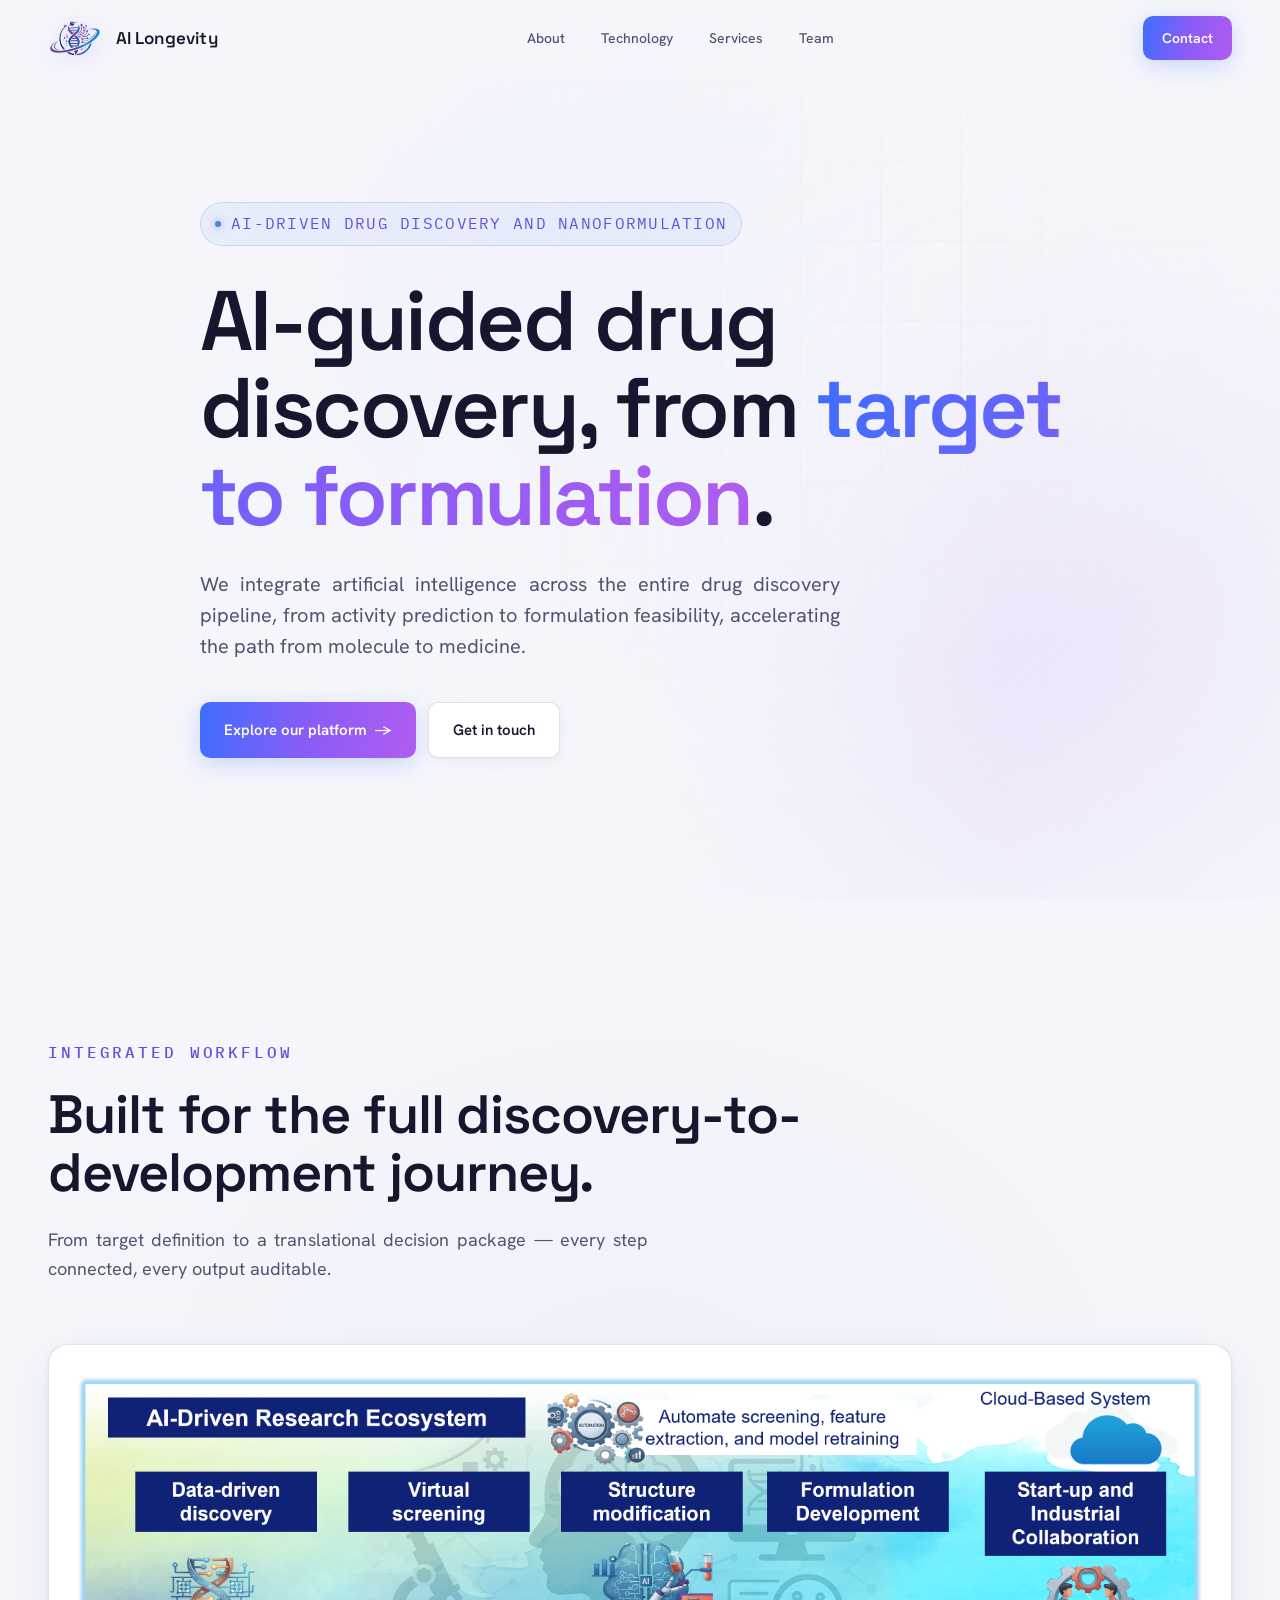
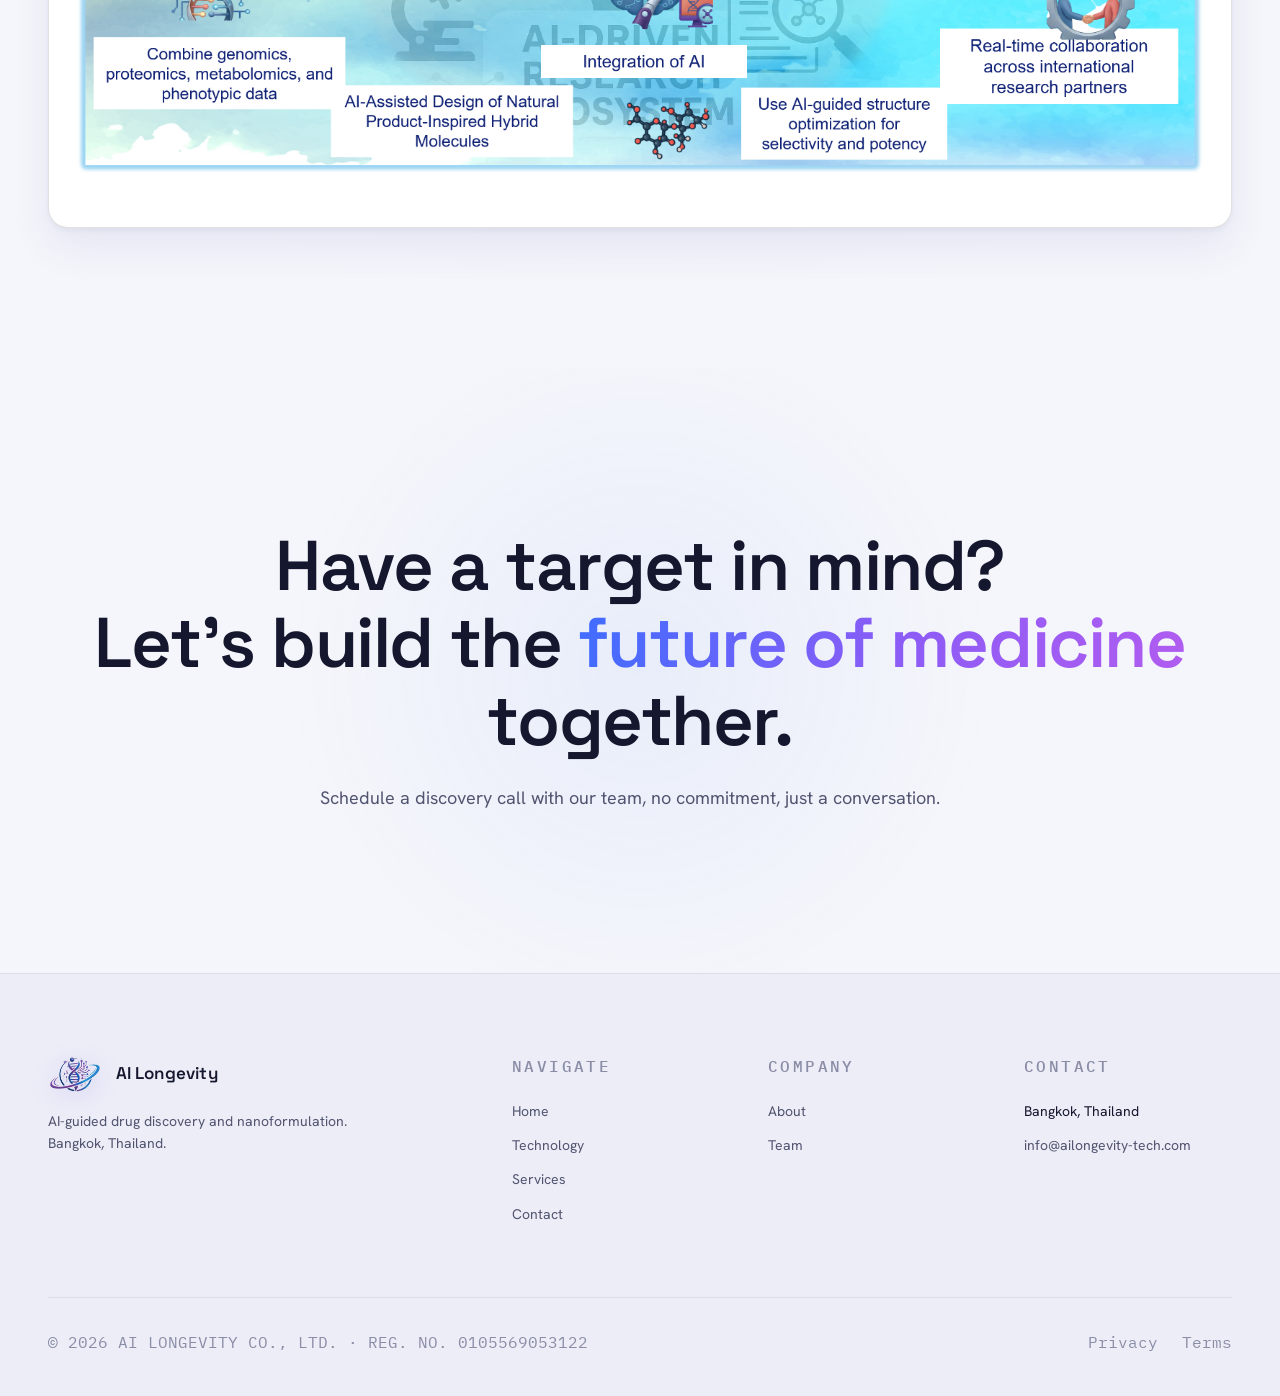
<file: index.html>
<!DOCTYPE html>
<html lang="en">
<head>
<meta charset="UTF-8">
<meta name="viewport" content="width=device-width, initial-scale=1.0">
<title>AI Longevity — AI-Guided Drug Discovery and Nanoformulation</title>
<link rel="icon" type="image/png" href="assets/logo.png">
<link rel="preconnect" href="https://fonts.googleapis.com">
<link rel="preconnect" href="https://fonts.gstatic.com" crossorigin>
<link href="https://fonts.googleapis.com/css2?family=Space+Grotesk:wght@400;500;600;700&family=Hanken+Grotesk:wght@300;400;500;600;700&family=IBM+Plex+Mono:wght@400;500&display=swap" rel="stylesheet">
<link rel="stylesheet" href="styles.css">
<style>
  .hero {
    min-height: 100vh;
    display: flex;
    align-items: center;
    padding: 140px 0 80px;
    position: relative;
    overflow: hidden;
  }
  .hero-content { max-width: 880px; position: relative; z-index: 2; }
  .hero-tag {
    display: inline-flex;
    align-items: center;
    gap: 10px;
    padding: 8px 14px;
    background: rgba(91, 141, 239, 0.08);
    border: 1px solid rgba(91, 141, 239, 0.22);
    border-radius: 999px;
    font-family: var(--font-mono);
    font-size: 16px;
    color: var(--accent-ink);
    margin-bottom: 32px;
    opacity: 0;
    animation: fadeUp 0.8s ease-out 0.1s forwards;
    letter-spacing: 0.08em;
  }
  .hero-tag .dot {
    width: 6px; height: 6px; border-radius: 50%;
    background: var(--accent);
    box-shadow: 0 0 10px var(--accent);
    animation: pulse 2s ease-in-out infinite;
  }
  .hero h1 {
    font-family: var(--font-display);
    font-weight: 600;
    letter-spacing: -0.03em;
    line-height: 1.04;
    font-size: clamp(48px, 6.6vw, 88px);
    margin-bottom: 28px;
    opacity: 0;
    animation: fadeUp 0.9s ease-out 0.25s forwards;
  }
  .hero h1 .hi { color: var(--accent-cyan); }
  .hero p.lead {
    font-size: 20px;
    color: var(--text-secondary);
    max-width: 640px;
    margin-bottom: 40px;
    line-height: 1.55;
    opacity: 0;
    animation: fadeUp 0.9s ease-out 0.45s forwards;
  }
  .hero-ctas {
    display: flex; gap: 12px;
    opacity: 0;
    animation: fadeUp 0.9s ease-out 0.6s forwards;
  }

  /* Hero video — full-bleed, faded background */
  .hero-bg-video {
    position: absolute;
    inset: 0;
    z-index: 0;
    overflow: hidden;
    opacity: 0;
    animation: fadeIn 1.6s ease-out 0.3s forwards;
    pointer-events: none;
  }
  .hero-bg-video video {
    position: absolute;
    top: 50%; left: 58%;
    transform: translate(-50%, -50%);
    min-width: 70%;
    width: 70%;
    height: auto;
    opacity: 0.5;
    mix-blend-mode: multiply;
    animation: heroZoom 26s ease-in-out infinite alternate;
  }
  @keyframes heroZoom { from { transform: translate(-50%,-50%) scale(1); } to { transform: translate(-50%,-50%) scale(1.08); } }
  /* white veil — heavier on the left where the text sits */
  .hero-bg-video::after {
    content: '';
    position: absolute;
    inset: 0;
    background:
      linear-gradient(90deg, var(--bg-primary) 12%, rgba(245,246,251,0.86) 40%, rgba(245,246,251,0.30) 78%, rgba(245,246,251,0.62) 100%),
      radial-gradient(ellipse at 65% 50%, transparent 35%, var(--bg-primary) 92%);
  }

  /* Workflow */
  .workflow {
    padding: 140px 0;
    background:
      radial-gradient(ellipse at center, rgba(91, 141, 239, 0.04), transparent 70%),
      var(--bg-primary);
  }
  .workflow-figure {
    margin-top: 60px;
    background: var(--bg-elevated);
    border: 1px solid var(--border-default);
    border-radius: 20px;
    padding: 28px;
    box-shadow: var(--shadow-md);
  }
  .workflow-figure img {
    width: 100%;
    height: auto;
    border-radius: 10px;
    display: block;
  }

  /* CTA */
  .cta-section {
    padding: 160px 0;
    text-align: center;
    position: relative;
    overflow: hidden;
  }
  .cta-section::before {
    content: '';
    position: absolute;
    top: 50%; left: 50%;
    transform: translate(-50%, -50%);
    width: 1000px; height: 1000px;
    background: radial-gradient(circle, rgba(91, 141, 239, 0.08), transparent 50%);
    pointer-events: none;
  }
  .cta-section h2 {
    font-family: var(--font-display);
    font-weight: 600;
    font-size: clamp(40px, 5.5vw, 72px);
    line-height: 1.1;
    letter-spacing: -0.02em;
    margin-bottom: 24px;
    position: relative; z-index: 1;
  }
  .cta-section h2 .hi { color: var(--accent-cyan); }
  .cta-section p {
    font-size: 18px;
    color: var(--text-secondary);
    margin-bottom: 0;
    position: relative; z-index: 1;
    max-width: 640px;
    margin-left: auto;
    margin-right: auto;
  }

  @media (max-width: 1024px) {
    .hero-bg-video video { width: 120%; opacity: 0.4; }
  }
  @media (max-width: 768px) {
    .hero { padding: 120px 0 60px; }
    .hero-ctas { flex-direction: column; align-items: flex-start; }
    .workflow { padding: 80px 0; }
    .cta-section { padding: 100px 0; }
  }
</style>
</head>
<body>

<!-- Hero -->
<section class="hero">
  <div class="hero-bg-video">
    <video autoplay muted loop playsinline>
      <source src="assets/hero-video.mp4" type="video/mp4">
    </video>
  </div>
  <div class="container">
    <div class="hero-content">
      <div class="hero-tag">
        <span class="dot"></span>
        <span>AI-DRIVEN DRUG DISCOVERY AND NANOFORMULATION</span>
      </div>
      <h1>AI-guided drug discovery, from <span class="hi">target to formulation</span>.</h1>
      <p class="lead">
        We integrate artificial intelligence across the entire drug discovery pipeline, from activity prediction to formulation feasibility, accelerating the path from molecule to medicine.
      </p>
      <div class="hero-ctas">
        <a href="technology.html" class="btn-primary btn-lg">
          Explore our platform <span class="arrow">→</span>
        </a>
        <a href="contact.html" class="btn-ghost btn-lg">Get in touch</a>
      </div>
    </div>
  </div>
</section>

<!-- Integrated Workflow -->
<section class="workflow">
  <div class="container">
    <div class="section-header reveal">
      <span class="label">INTEGRATED WORKFLOW</span>
      <h2>Built for the full
discovery-to-development journey.</h2>
      <p class="subtitle">From target definition to a translational decision package — every step connected, every output auditable.</p>
    </div>
    <div class="workflow-figure reveal">
      <img src="assets/ecosystem.png" alt="AI-Driven Research Ecosystem — data-driven discovery, virtual screening, structure modification, formulation development, and industrial collaboration" loading="lazy">
    </div>
  </div>
</section>

<!-- CTA (no button per user request) -->
<section class="cta-section">
  <div class="container">
    <h2>Have a target in mind?<br>Let's build the <span class="hi">future of medicine</span> together.</h2>
    <p>Schedule a discovery call with our team, no commitment, just a conversation.</p>
  </div>
</section>

<script src="site.js"></script>
</body>
</html>
</file>
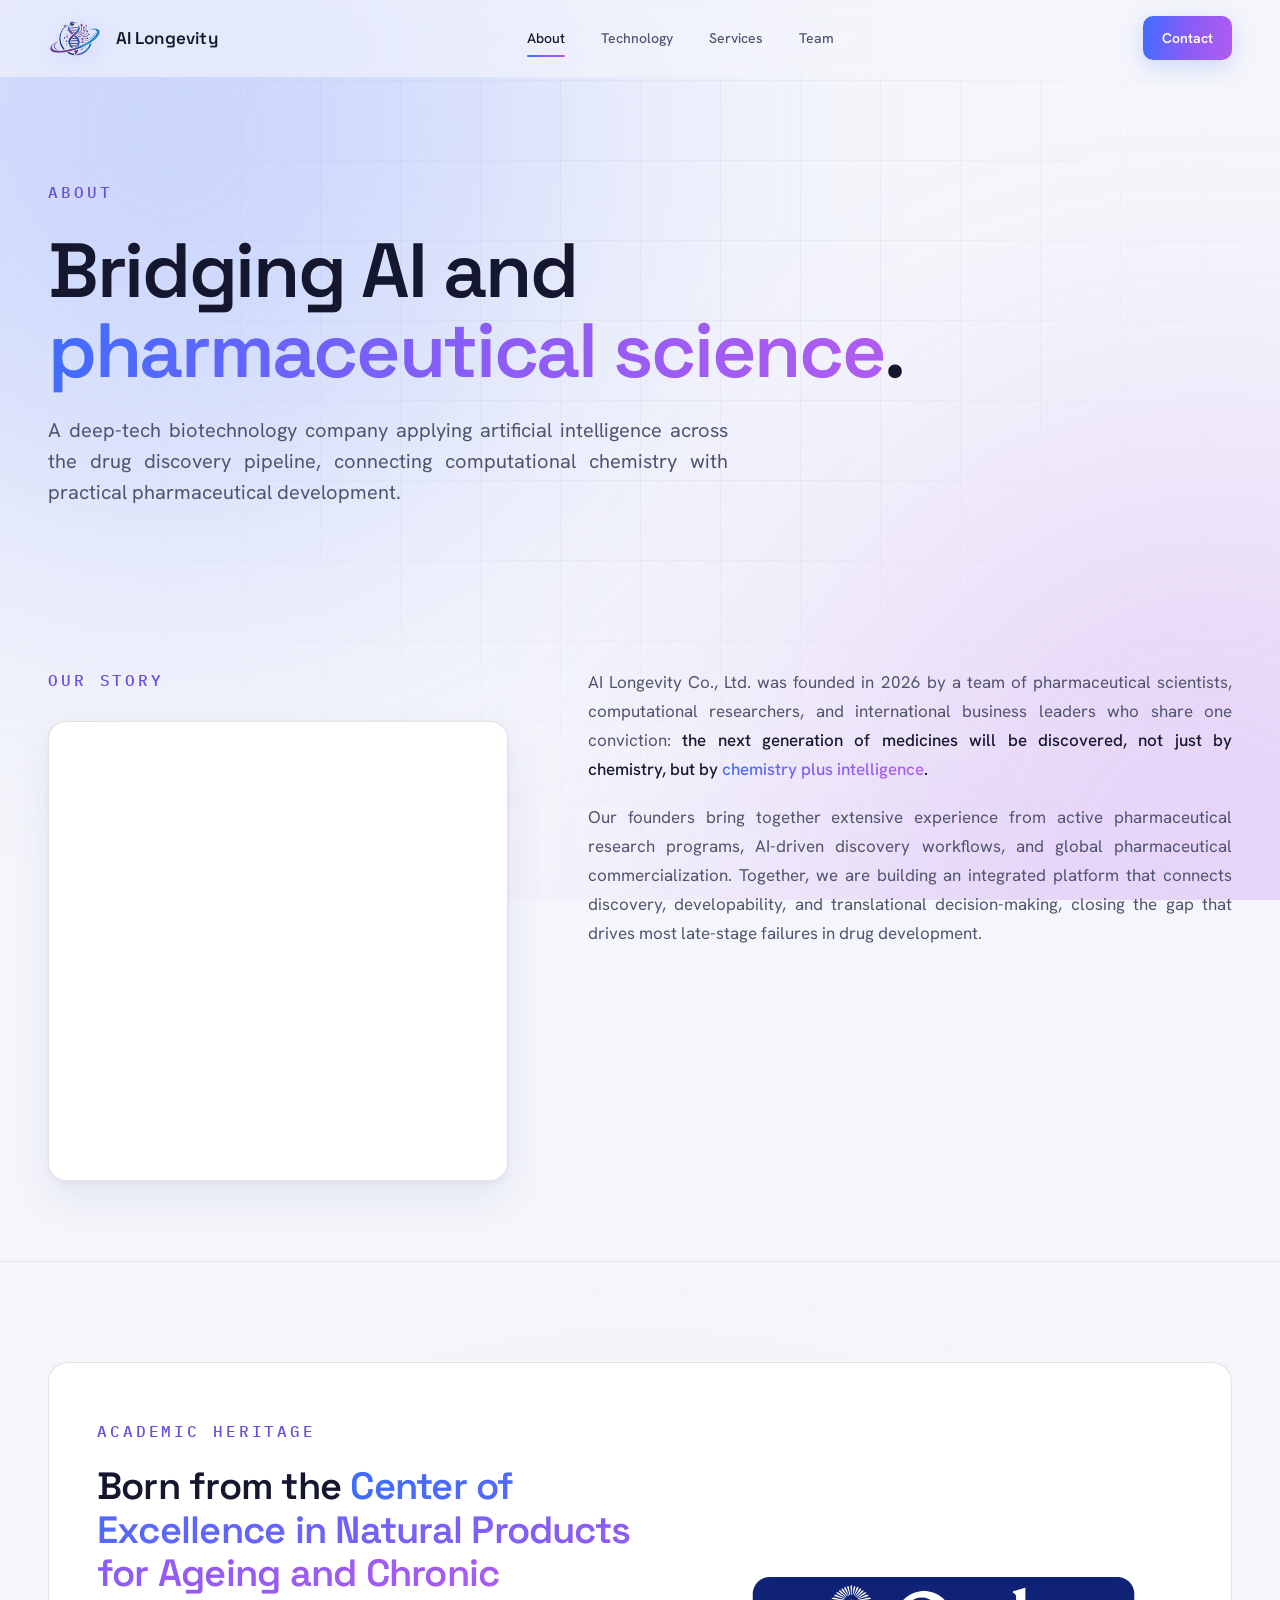
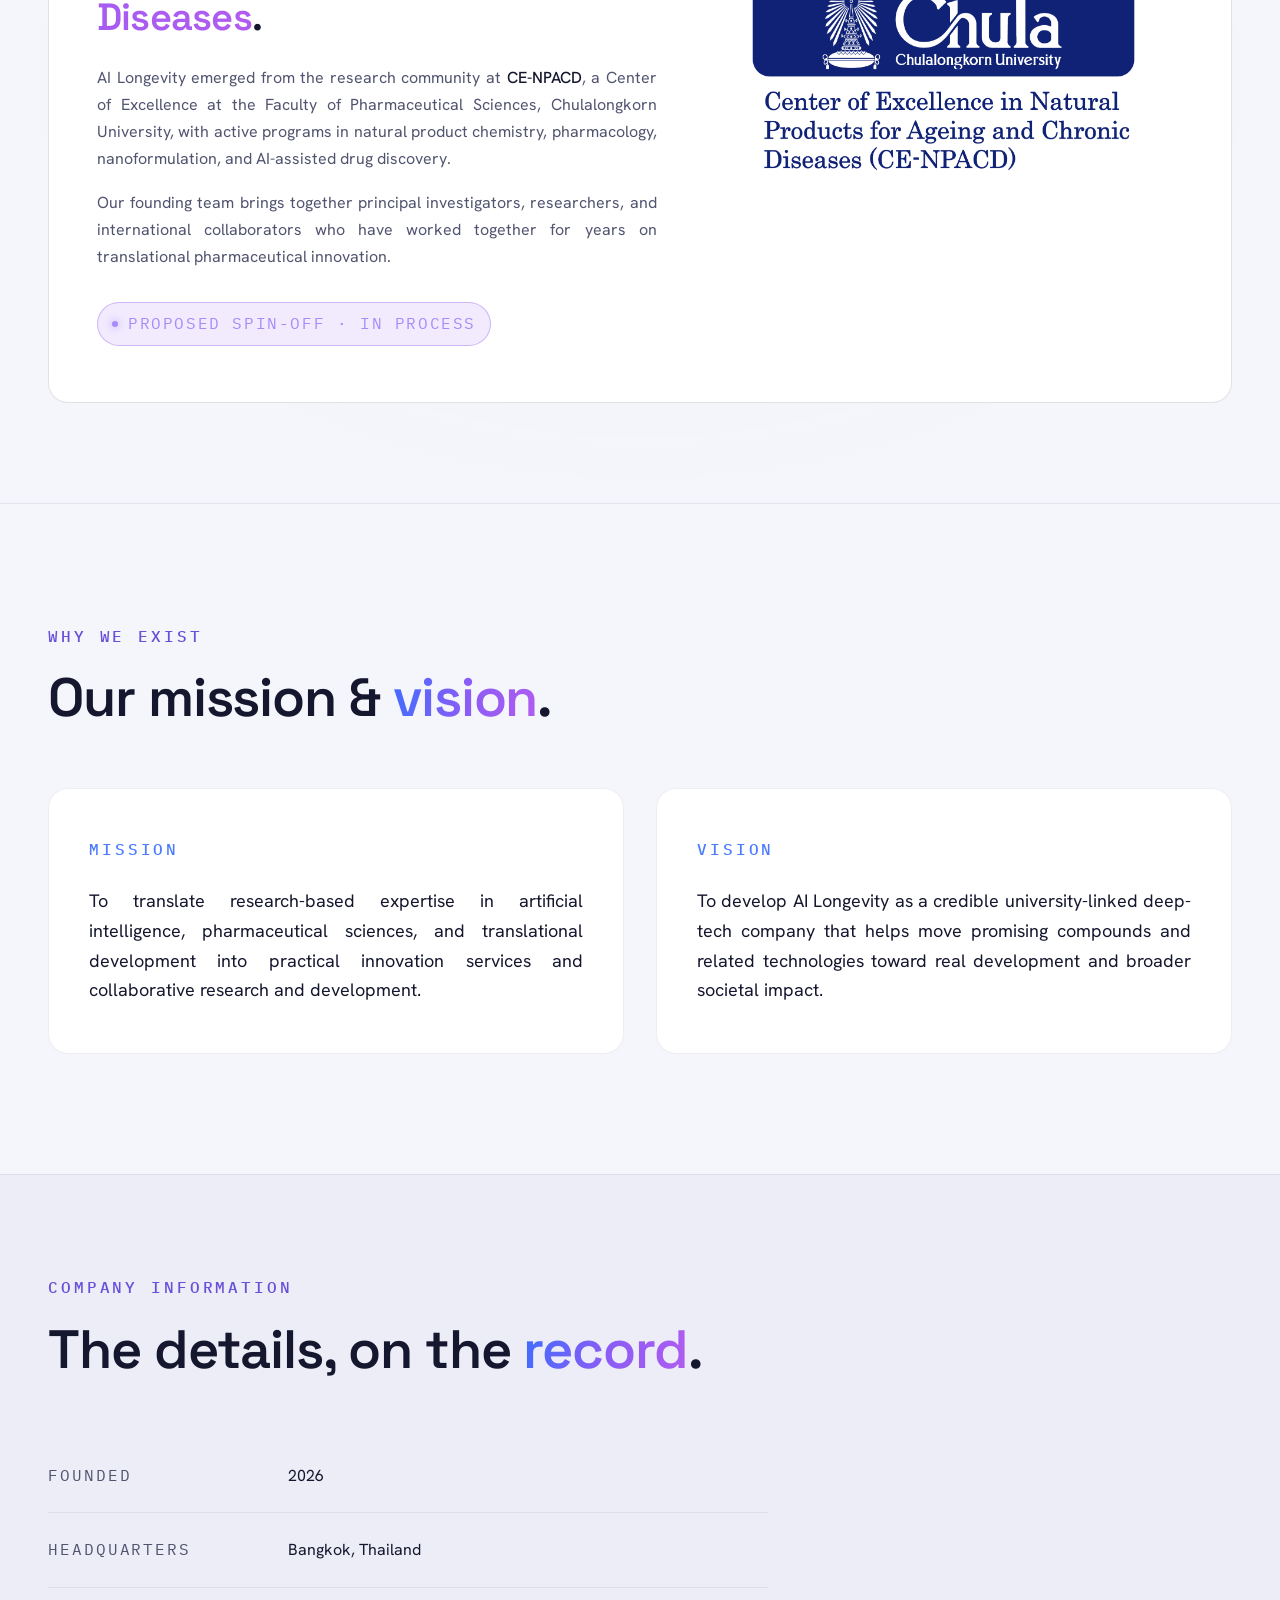
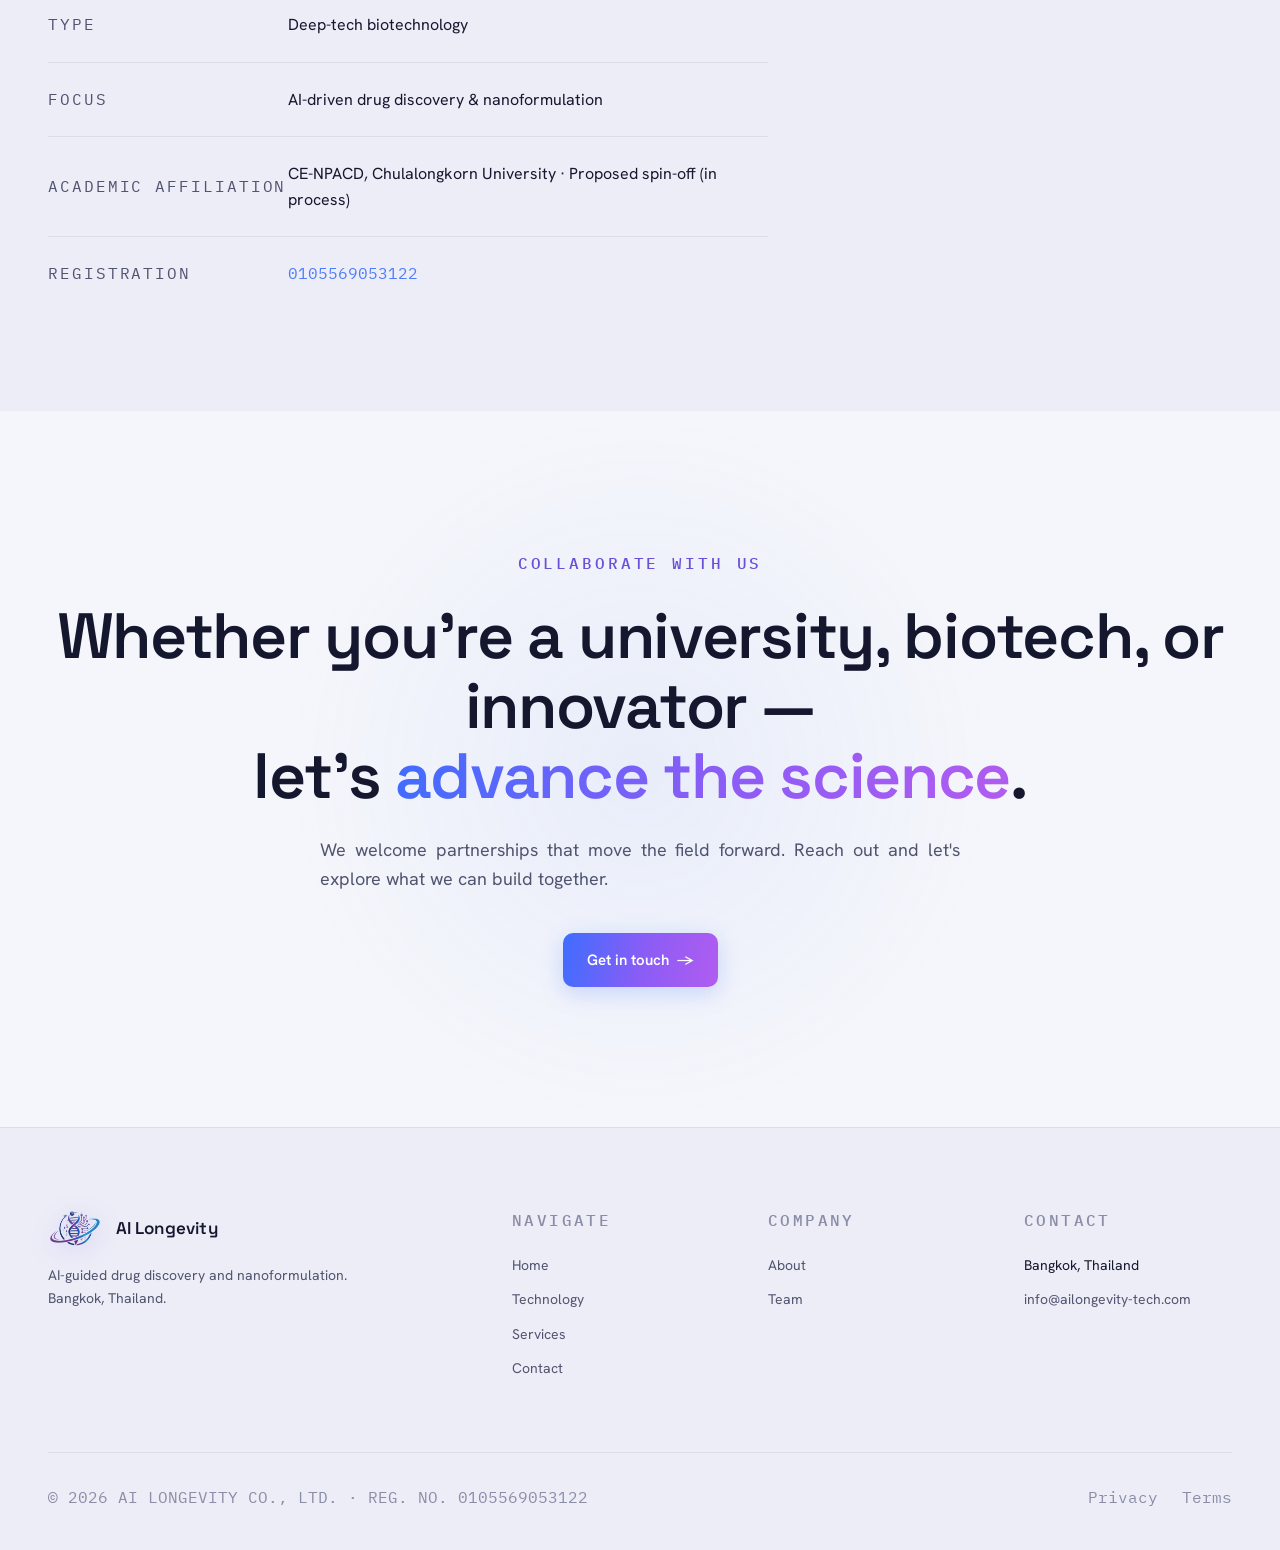
<file: about.html>
<!DOCTYPE html>
<html lang="en">
<head>
<meta charset="UTF-8">
<meta name="viewport" content="width=device-width, initial-scale=1.0">
<title>About — AI Longevity</title>
<link rel="icon" type="image/png" href="assets/logo.png">
<link rel="preconnect" href="https://fonts.googleapis.com">
<link rel="preconnect" href="https://fonts.gstatic.com" crossorigin>
<link href="https://fonts.googleapis.com/css2?family=Space+Grotesk:wght@400;500;600;700&family=Hanken+Grotesk:wght@300;400;500;600;700&family=IBM+Plex+Mono:wght@400;500&display=swap" rel="stylesheet">
<link rel="stylesheet" href="styles.css">
<style>
  .story-section { padding: 80px 0; }
  .story-grid {
    display: grid;
    grid-template-columns: 1fr 1.4fr;
    gap: 80px;
    align-items: start;
  }
  .story-grid .label { display: block; margin-bottom: 16px; }
  .story-media {
    margin-top: 28px;
    border-radius: 18px;
    overflow: hidden;
    background: var(--bg-elevated);
    border: 1px solid var(--border-default);
    box-shadow: var(--shadow-md);
    aspect-ratio: 1 / 1;
  }
  .story-media video {
    width: 100%;
    height: 100%;
    object-fit: cover;
    display: block;
  }
  .story-grid h2 {
    font-family: var(--font-display);
    font-weight: 600;
    font-size: clamp(32px, 4vw, 48px);
    line-height: 1.1;
    letter-spacing: -0.02em;
  }
  .story-grid h2 .hi { color: var(--accent-cyan); }
  .story-grid p {
    font-size: 17px;
    line-height: 1.7;
    color: var(--text-secondary);
    margin-bottom: 20px;
  }
  .story-grid p strong { color: var(--text-primary); font-weight: 500; }
  .story-grid p .hi {
    color: var(--accent-cyan);
    font-weight: 500;
  }

  /* CE-NPACD heritage block */
  .heritage-section {
    padding: 100px 0;
    border-top: 1px solid var(--border-subtle);
    border-bottom: 1px solid var(--border-subtle);
    background: radial-gradient(ellipse at center, rgba(91, 141, 239, 0.04), transparent 70%);
  }
  .heritage-card {
    padding: 56px 48px;
    background: var(--bg-elevated);
    border: 1px solid var(--border-default);
    border-radius: 20px;
    display: grid;
    grid-template-columns: 1.2fr 1fr;
    gap: 60px;
    align-items: center;
  }
  .heritage-text .label { display: block; margin-bottom: 20px; }
  .heritage-text h2 {
    font-family: var(--font-display);
    font-weight: 600;
    font-size: 38px;
    line-height: 1.15;
    letter-spacing: -0.02em;
    margin-bottom: 24px;
  }
  .heritage-text h2 .hi { color: var(--accent-cyan); }
  .heritage-text p {
    color: var(--text-secondary);
    font-size: 16px;
    line-height: 1.7;
    margin-bottom: 16px;
  }
  .heritage-text p strong { color: var(--text-primary); font-weight: 500; }
  .heritage-badge {
    display: inline-flex;
    align-items: center;
    gap: 10px;
    padding: 8px 14px;
    background: rgba(124, 58, 237, 0.1);
    border: 1px solid rgba(124, 58, 237, 0.3);
    border-radius: 999px;
    font-family: var(--font-mono);
    font-size: 16px;
    color: #a78bfa;
    letter-spacing: 0.1em;
    margin-top: 16px;
  }
  .heritage-badge .dot {
    width: 6px; height: 6px; border-radius: 50%;
    background: #a78bfa;
    box-shadow: 0 0 8px #a78bfa;
  }
  .heritage-visual {
    display: flex;
    align-items: center;
    justify-content: center;
    padding: 32px;
    background: white;
    border-radius: 14px;
  }
  .heritage-visual img {
    max-width: 100%;
    height: auto;
  }

  /* Mission & Vision */
  .mission-vision-section {
    padding: 120px 0;
  }
  .mv-grid {
    display: grid;
    grid-template-columns: 1fr 1fr;
    gap: 32px;
  }
  .mv-card {
    padding: 48px 40px;
    background: var(--bg-elevated);
    border: 1px solid var(--border-subtle);
    border-radius: 20px;
    transition: all 0.3s ease;
  }
  .mv-card:hover { border-color: var(--accent-cyan); }
  .mv-card .label {
    display: block;
    margin-bottom: 24px;
    color: var(--accent-cyan);
  }
  .mv-card p {
    font-size: 18px;
    line-height: 1.65;
    color: var(--text-primary);
  }

  /* Company Information */
  .info-section {
    padding: 100px 0;
    background: var(--bg-secondary);
    border-top: 1px solid var(--border-subtle);
  }
  .info-table {
    margin-top: 40px;
    max-width: 720px;
  }
  .info-row {
    display: grid;
    grid-template-columns: 1fr 2fr;
    padding: 24px 0;
    border-bottom: 1px solid var(--border-subtle);
    align-items: center;
  }
  .info-row:last-child { border-bottom: none; }
  .info-row .info-label {
    font-family: var(--font-mono);
    font-size: 16px;
    text-transform: uppercase;
    letter-spacing: 0.12em;
    color: var(--text-secondary);
  }
  .info-row .info-value {
    font-size: 16px;
    color: var(--text-primary);
  }
  .info-row .info-value.mono-val {
    font-family: var(--font-mono);
    font-size: 16px;
    color: var(--accent-cyan);
  }

  /* Become a Partner CTA */
  .partner-cta {
    padding: 140px 0;
    text-align: center;
    position: relative;
    overflow: hidden;
  }
  .partner-cta::before {
    content: '';
    position: absolute;
    top: 50%; left: 50%;
    transform: translate(-50%, -50%);
    width: 1000px; height: 1000px;
    background: radial-gradient(circle, rgba(91, 141, 239, 0.08), transparent 50%);
    pointer-events: none;
  }
  .partner-cta .label { display: block; margin-bottom: 24px; position: relative; z-index: 1; }
  .partner-cta h2 {
    font-family: var(--font-display);
    font-weight: 600;
    font-size: clamp(40px, 5vw, 64px);
    line-height: 1.1;
    letter-spacing: -0.02em;
    margin-bottom: 24px;
    position: relative; z-index: 1;
  }
  .partner-cta h2 .hi { color: var(--accent-cyan); }
  .partner-cta p {
    color: var(--text-secondary);
    font-size: 18px;
    max-width: 640px;
    margin: 0 auto 40px;
    position: relative; z-index: 1;
  }
  .partner-cta .btn-primary { position: relative; z-index: 1; }

  @media (max-width: 1024px) {
    .story-grid, .heritage-card, .mv-grid { grid-template-columns: 1fr; gap: 40px; }
  }
  @media (max-width: 768px) {
    .story-section, .heritage-section, .mission-vision-section, .info-section, .partner-cta { padding: 60px 0; }
    .heritage-card { padding: 32px 24px; }
    .mv-card { padding: 32px 24px; }
    .info-row { grid-template-columns: 1fr; gap: 8px; }
  }
</style>
</head>
<body>

<header class="page-header">
  <div class="container">
    <span class="label" style="font-size: 16px">About</span>
    <h1>Bridging AI and<br><span class="hi">pharmaceutical science</span>.</h1>
    <p class="intro">A deep-tech biotechnology company applying artificial intelligence across the drug discovery pipeline, connecting computational chemistry with practical pharmaceutical development.</p>
  </div>
</header>

<!-- Our Story -->
<section class="story-section">
  <div class="container">
    <div class="story-grid reveal">
      <div>
        <span class="label">Our Story</span>
        <div class="story-media">
          <video autoplay muted loop playsinline>
            <source src="assets/company-logo.mp4" type="video/mp4">
          </video>
        </div>
      </div>
      <div>
        <p>AI Longevity Co., Ltd. was founded in 2026 by a team of pharmaceutical scientists, computational researchers, and international business leaders who share one conviction: <strong>the next generation of medicines will be discovered, not just by chemistry, but by <span class="hi">chemistry plus intelligence</span>.</strong></p>
        <p>Our founders bring together extensive experience from active pharmaceutical research programs, AI-driven discovery workflows, and global pharmaceutical commercialization. Together, we are building an integrated platform that connects discovery, developability, and translational decision-making, closing the gap that drives most late-stage failures in drug development.</p>
      </div>
    </div>
  </div>
</section>

<!-- CE-NPACD Heritage -->
<section class="heritage-section">
  <div class="container">
    <div class="heritage-card reveal">
      <div class="heritage-text">
        <span class="label">Academic Heritage</span>
        <h2>Born from the <span class="hi">Center of Excellence in Natural Products for Ageing and Chronic Diseases</span>.</h2>
        <p>AI Longevity emerged from the research community at <strong>CE-NPACD</strong>, a Center of Excellence at the Faculty of Pharmaceutical Sciences, Chulalongkorn University, with active programs in natural product chemistry, pharmacology, nanoformulation, and AI-assisted drug discovery.</p>
        <p>Our founding team brings together principal investigators, researchers, and international collaborators who have worked together for years on translational pharmaceutical innovation.</p>
        <div class="heritage-badge">
          <span class="dot"></span>
          <span>PROPOSED SPIN-OFF · IN PROCESS</span>
        </div>
      </div>
      <div class="heritage-visual">
        <img src="assets/chula-ce-heritage.png" alt="Chulalongkorn University · Center of Excellence in Natural Products for Ageing and Chronic Diseases (CE-NPACD)">
      </div>
    </div>
  </div>
</section>

<!-- Mission & Vision -->
<section class="mission-vision-section">
  <div class="container">
    <div class="section-header reveal">
      <span class="label">Why We Exist</span>
      <h2>Our mission &amp; <span class="accent-word">vision</span>.</h2>
    </div>
    <div class="mv-grid">
      <div class="mv-card reveal">
        <span class="label">Mission</span>
        <p>To translate research-based expertise in artificial intelligence, pharmaceutical sciences, and translational development into practical innovation services and collaborative research and development.</p>
      </div>
      <div class="mv-card reveal">
        <span class="label">Vision</span>
        <p>To develop AI Longevity as a credible university-linked deep-tech company that helps move promising compounds and related technologies toward real development and broader societal impact.</p>
      </div>
    </div>
  </div>
</section>

<!-- Company Information -->
<section class="info-section">
  <div class="container">
    <div class="section-header reveal">
      <span class="label">Company Information</span>
      <h2>The details, on the <span class="accent-word">record</span>.</h2>
    </div>
    <div class="info-table reveal">
      <div class="info-row">
        <div class="info-label">Founded</div>
        <div class="info-value">2026</div>
      </div>
      <div class="info-row">
        <div class="info-label">Headquarters</div>
        <div class="info-value">Bangkok, Thailand</div>
      </div>
      <div class="info-row">
        <div class="info-label">Type</div>
        <div class="info-value">Deep-tech biotechnology</div>
      </div>
      <div class="info-row">
        <div class="info-label">Focus</div>
        <div class="info-value">AI-driven drug discovery &amp; nanoformulation</div>
      </div>
      <div class="info-row">
        <div class="info-label">Academic Affiliation</div>
        <div class="info-value">CE-NPACD, Chulalongkorn University · Proposed spin-off (in process)</div>
      </div>
      <div class="info-row">
        <div class="info-label">Registration</div>
        <div class="info-value mono-val">0105569053122</div>
      </div>
    </div>
  </div>
</section>

<!-- Become a Partner CTA -->
<section class="partner-cta">
  <div class="container">
    <span class="label">Collaborate with us</span>
    <h2>Whether you're a university, biotech, or innovator —<br>let's <span class="hi">advance the science</span>.</h2>
    <p>We welcome partnerships that move the field forward. Reach out and let's explore what we can build together.</p>
    <a href="contact.html" class="btn-primary btn-lg">Get in touch <span class="arrow">→</span></a>
  </div>
</section>

<script src="site.js"></script>
</body>
</html>
</file>
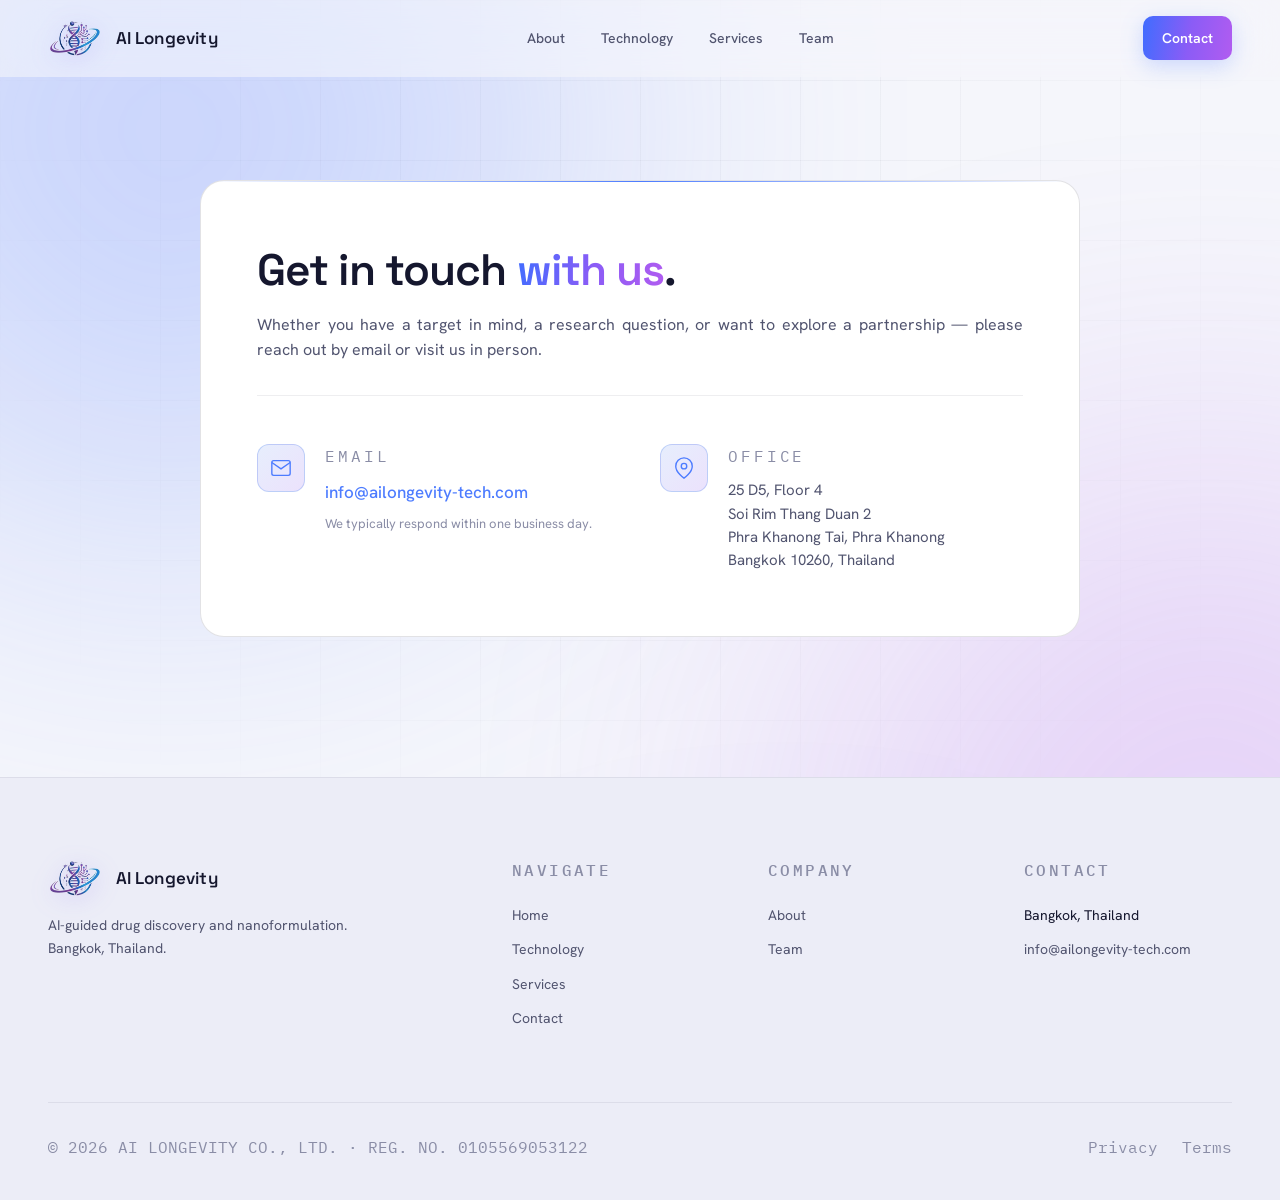
<file: contact.html>
<!DOCTYPE html>
<html lang="en">
<head>
<meta charset="UTF-8">
<meta name="viewport" content="width=device-width, initial-scale=1.0">
<title>Contact — AI Longevity</title>
<link rel="icon" type="image/png" href="assets/logo.png">
<link rel="preconnect" href="https://fonts.googleapis.com">
<link rel="preconnect" href="https://fonts.gstatic.com" crossorigin>
<link href="https://fonts.googleapis.com/css2?family=Space+Grotesk:wght@400;500;600;700&family=Hanken+Grotesk:wght@300;400;500;600;700&family=IBM+Plex+Mono:wght@400;500&display=swap" rel="stylesheet">
<link rel="stylesheet" href="styles.css">
<style>
  .contact-section {
    padding: 60px 0 140px;
    min-height: 60vh;
  }
  .contact-card {
    max-width: 880px;
    margin: 0 auto;
    padding: 64px 56px;
    background: var(--bg-elevated);
    border: 1px solid var(--border-default);
    border-radius: 24px;
    position: relative;
    overflow: hidden;
  }
  .contact-card::before {
    content: '';
    position: absolute;
    top: 0; left: 0; right: 0;
    height: 1px;
    background: linear-gradient(90deg, transparent, var(--accent-cyan), transparent);
  }
  .contact-card .card-title {
    font-family: var(--font-display);
    font-weight: 600;
    font-size: clamp(32px, 4vw, 44px);
    line-height: 1.15;
    letter-spacing: -0.02em;
    margin-bottom: 16px;
  }
  .contact-card .card-title .hi { color: var(--accent-cyan); }
  .contact-card .card-subtitle {
    font-size: 16px;
    color: var(--text-secondary);
    margin-bottom: 48px;
    padding-bottom: 32px;
    border-bottom: 1px solid var(--border-subtle);
    line-height: 1.6;
  }

  .contact-grid {
    display: grid;
    grid-template-columns: 1fr 1fr;
    gap: 40px;
  }

  .contact-block {
    display: flex;
    gap: 20px;
    align-items: flex-start;
  }
  .contact-block-icon {
    flex-shrink: 0;
    width: 48px; height: 48px;
    border-radius: 12px;
    background: linear-gradient(135deg, rgba(91,141,239,0.15), rgba(124,58,237,0.15));
    border: 1px solid rgba(91,141,239,0.3);
    display: flex;
    align-items: center;
    justify-content: center;
    color: var(--accent-cyan);
  }
  .contact-block-content { flex-grow: 1; }
  .contact-block-label {
    font-family: var(--font-mono);
    font-size: 16px;
    text-transform: uppercase;
    letter-spacing: 0.18em;
    color: var(--text-muted);
    margin-bottom: 10px;
  }
  .contact-block-value {
    font-size: 17px;
    color: var(--text-primary);
    line-height: 1.55;
    font-weight: 500;
  }
  .contact-block-value a {
    color: var(--accent-cyan);
    transition: opacity 0.2s ease;
    word-break: break-all;
  }
  .contact-block-value a:hover { opacity: 0.7; }
  .contact-block-value.address {
    font-weight: 400;
    font-size: 15px;
    color: var(--text-secondary);
  }
  .contact-block-note {
    font-size: 13px;
    color: var(--text-muted);
    margin-top: 8px;
  }

  @media (max-width: 768px) {
    .contact-section { padding: 20px 0 80px; }
    .contact-card { padding: 40px 28px; }
    .contact-grid { grid-template-columns: 1fr; gap: 32px; }
  }
</style>
</head>
<body>

<section class="contact-section">
  <div class="container">
    <div class="contact-card reveal" style="margin-top: 120px;">
      <h1 class="card-title">Get in touch <span class="hi">with us</span>.</h1>
      <p class="card-subtitle">Whether you have a target in mind, a research question, or want to explore a partnership — please reach out by email or visit us in person.</p>

      <div class="contact-grid">
        <!-- Email -->
        <div class="contact-block">
          <div class="contact-block-icon">
            <svg width="22" height="22" viewBox="0 0 24 24" fill="none" stroke="currentColor" stroke-width="1.5"><path d="M4 4h16c1.1 0 2 .9 2 2v12c0 1.1-.9 2-2 2H4c-1.1 0-2-.9-2-2V6c0-1.1.9-2 2-2z"/><path d="M22 6l-10 7L2 6"/></svg>
          </div>
          <div class="contact-block-content">
            <div class="contact-block-label">Email</div>
            <div class="contact-block-value">
              <a href="mailto:info@ailongevity-tech.com">info@ailongevity-tech.com</a>
            </div>
            <div class="contact-block-note">We typically respond within one business day.</div>
          </div>
        </div>

        <!-- Address -->
        <div class="contact-block">
          <div class="contact-block-icon">
            <svg width="22" height="22" viewBox="0 0 24 24" fill="none" stroke="currentColor" stroke-width="1.5"><path d="M21 10c0 7-9 13-9 13s-9-6-9-13a9 9 0 0118 0z"/><circle cx="12" cy="10" r="3"/></svg>
          </div>
          <div class="contact-block-content">
            <div class="contact-block-label">Office</div>
            <div class="contact-block-value address">
              25 D5, Floor 4<br>
              Soi Rim Thang Duan 2<br>
              Phra Khanong Tai, Phra Khanong<br>
              Bangkok 10260, Thailand
            </div>
          </div>
        </div>
      </div>
    </div>
  </div>
</section>

<script src="site.js"></script>
</body>
</html>
</file>
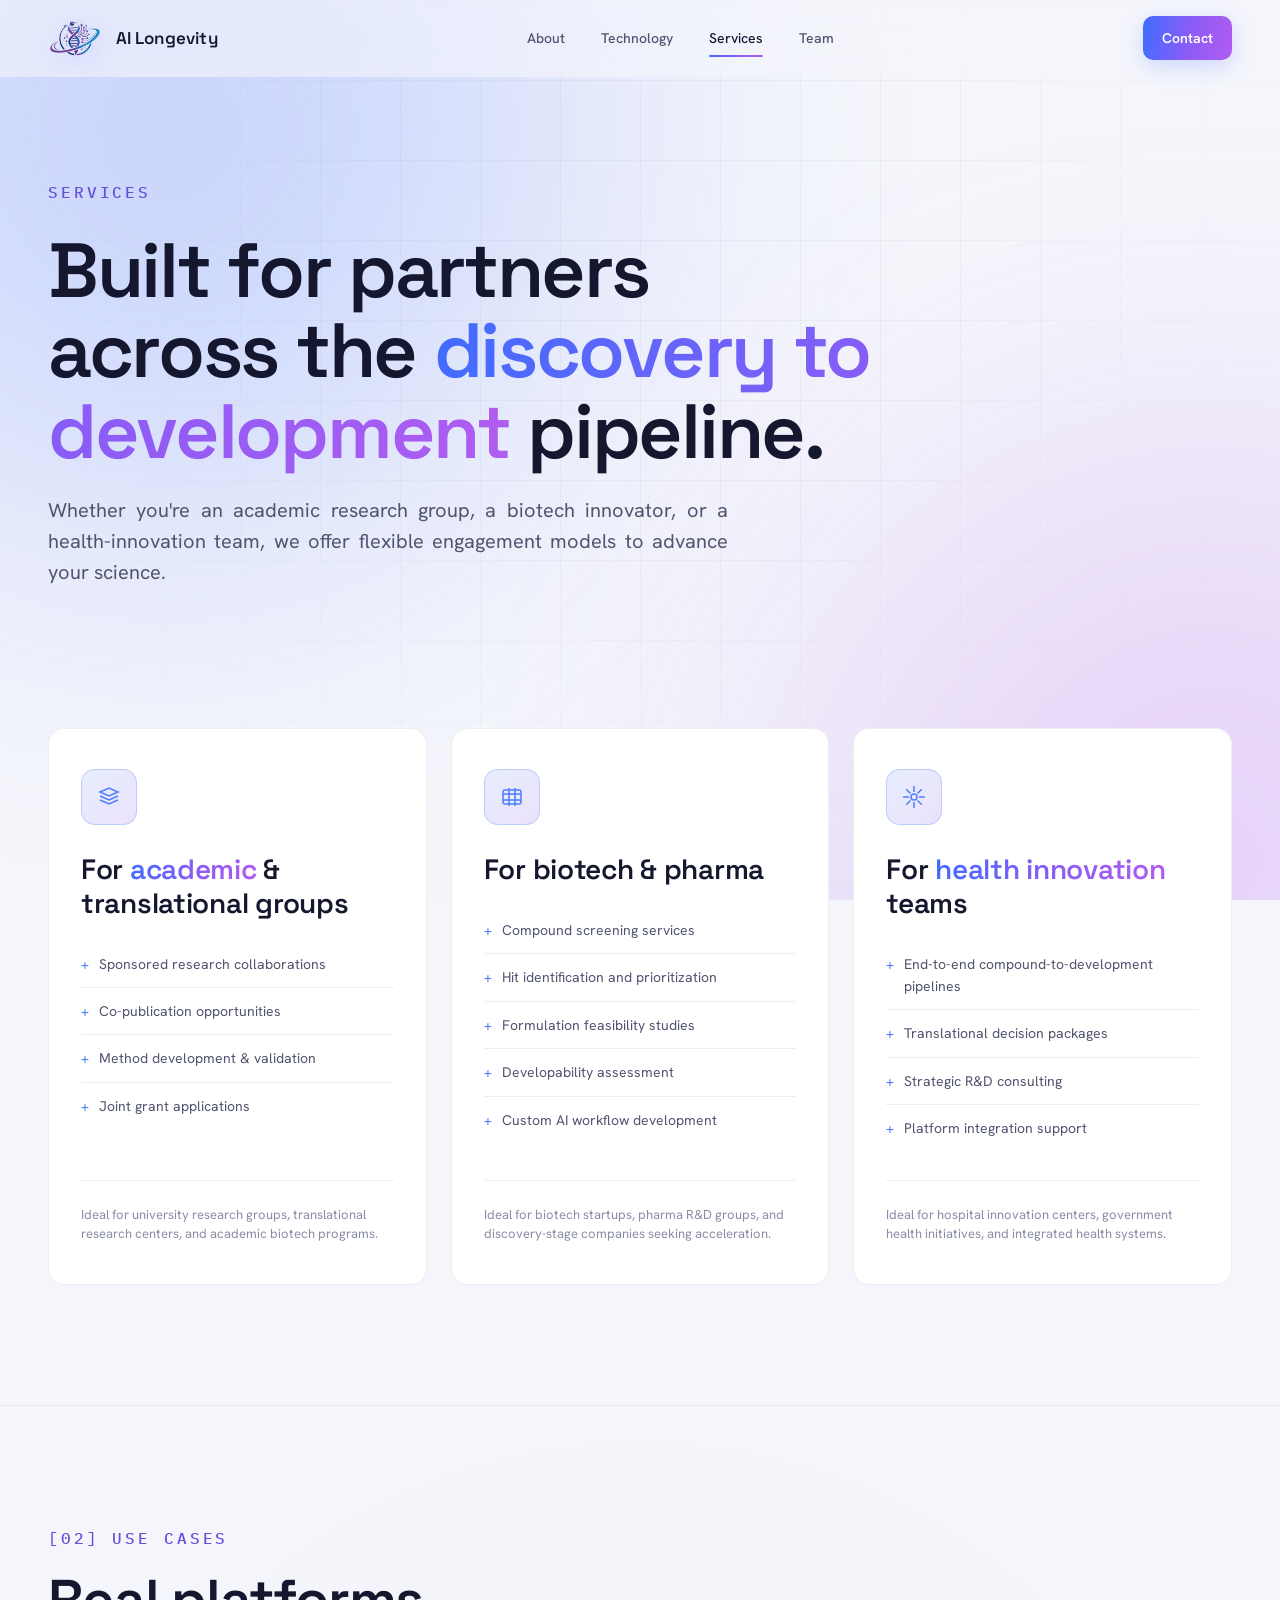
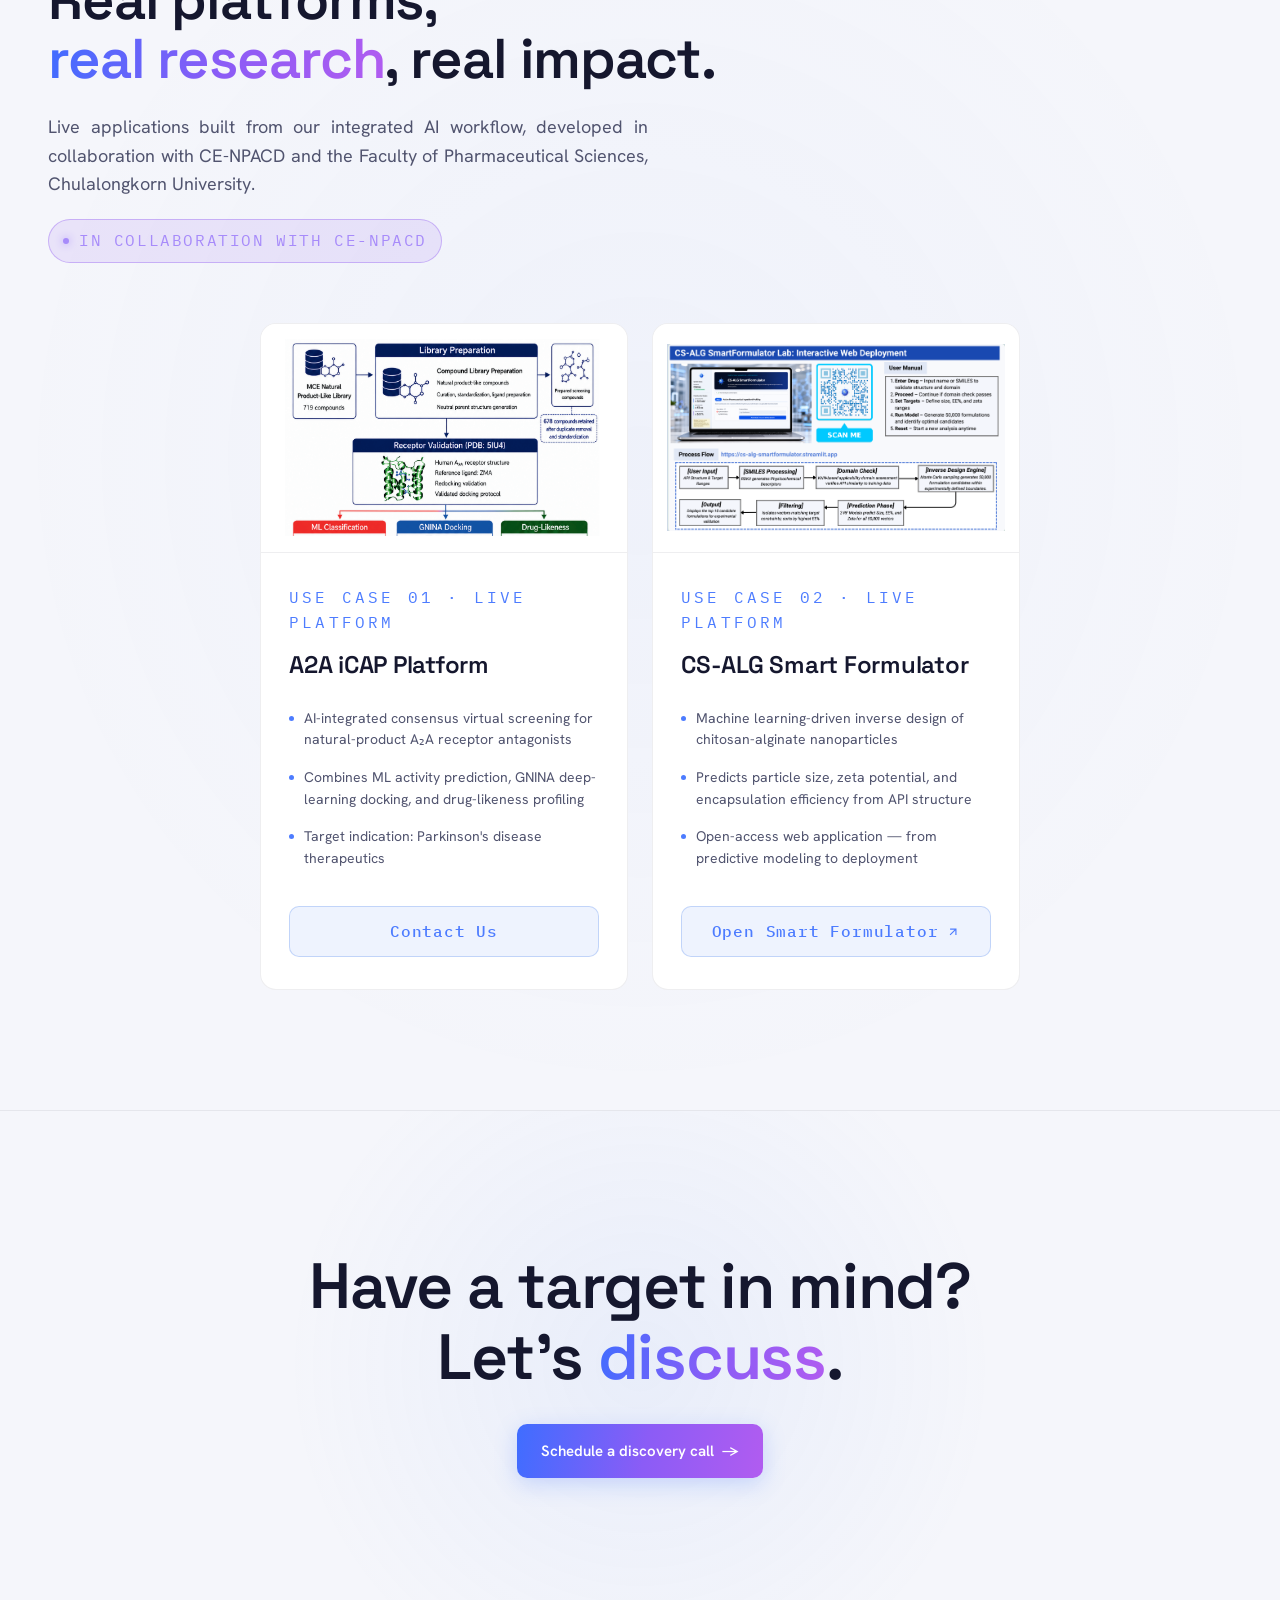
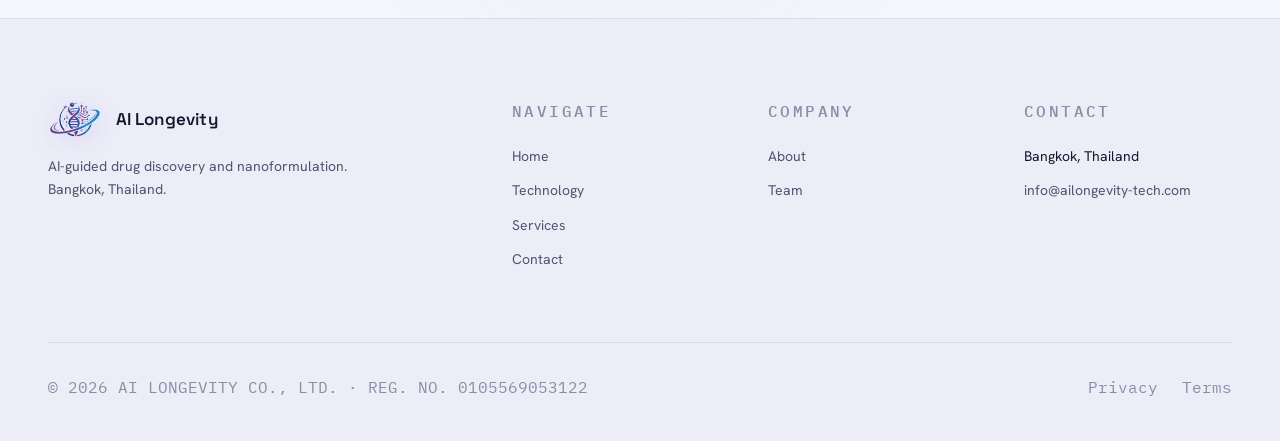
<file: services.html>
<!DOCTYPE html>
<html lang="en">
<head>
<meta charset="UTF-8">
<meta name="viewport" content="width=device-width, initial-scale=1.0">
<title>Services — AI Longevity</title>
<link rel="icon" type="image/png" href="assets/logo.png">
<link rel="preconnect" href="https://fonts.googleapis.com">
<link rel="preconnect" href="https://fonts.gstatic.com" crossorigin>
<link href="https://fonts.googleapis.com/css2?family=Space+Grotesk:wght@400;500;600;700&family=Hanken+Grotesk:wght@300;400;500;600;700&family=IBM+Plex+Mono:wght@400;500&display=swap" rel="stylesheet">
<link rel="stylesheet" href="styles.css">
<style>
  .segments { padding: 60px 0 120px; }
  .segments-grid {
    display: grid;
    grid-template-columns: repeat(3, 1fr);
    gap: 24px;
  }
  .segment-card {
    padding: 40px 32px;
    background: var(--bg-elevated);
    border: 1px solid var(--border-subtle);
    border-radius: 16px;
    display: flex;
    flex-direction: column;
    transition: all 0.3s ease;
  }
  .segment-card:hover { border-color: var(--accent-cyan); transform: translateY(-4px); }
  .segment-icon {
    width: 56px; height: 56px;
    border-radius: 14px;
    background: linear-gradient(135deg, rgba(91,141,239,0.15), rgba(124,58,237,0.15));
    border: 1px solid rgba(91,141,239,0.3);
    display: flex;
    align-items: center;
    justify-content: center;
    margin-bottom: 28px;
    color: var(--accent-cyan);
  }
  .segment-card h3 {
    font-family: var(--font-display);
    font-weight: 600;
    font-size: 28px;
    line-height: 1.2;
    margin-bottom: 20px;
    letter-spacing: -0.01em;
  }
  .segment-card h3 .hi { color: var(--accent-cyan); }
  .segment-list {
    list-style: none;
    margin-bottom: 28px;
  }
  .segment-list li {
    padding: 12px 0;
    border-bottom: 1px solid var(--border-subtle);
    color: var(--text-secondary);
    font-size: 14px;
    display: flex;
    align-items: flex-start;
    gap: 10px;
  }
  .segment-list li::before {
    content: '+';
    color: var(--accent-cyan);
    font-weight: 500;
    flex-shrink: 0;
  }
  .segment-list li:last-child { border-bottom: none; }
  .segment-fit {
    margin-top: auto;
    padding-top: 24px;
    border-top: 1px solid var(--border-subtle);
    font-size: 13px;
    color: var(--text-muted);
    line-height: 1.5;
  }

  /* USE CASES — main new section */
  .usecases-section {
    padding: 120px 0;
    background:
      radial-gradient(ellipse at center, rgba(91,141,239,0.04), transparent 70%),
      var(--bg-primary);
    border-top: 1px solid var(--border-subtle);
    border-bottom: 1px solid var(--border-subtle);
  }
  .usecases-header {
    margin-bottom: 60px;
    max-width: 820px;
  }
  .usecases-header .label { display: block; margin-bottom: 20px; }
  .usecases-header h2 {
    font-family: var(--font-display);
    font-weight: 600;
    font-size: clamp(36px, 4.5vw, 56px);
    line-height: 1.05;
    letter-spacing: -0.02em;
  }
  .usecases-header h2 .hi { color: var(--accent-cyan); }
  .usecases-header p.subtitle {
    color: var(--text-secondary);
    font-size: 18px;
    margin-top: 24px;
    max-width: 600px;
  }
  .usecases-header .collab-tag {
    display: inline-flex;
    align-items: center;
    gap: 10px;
    padding: 8px 14px;
    background: rgba(124, 58, 237, 0.1);
    border: 1px solid rgba(124, 58, 237, 0.3);
    border-radius: 999px;
    font-family: var(--font-mono);
    font-size: 16px;
    color: #a78bfa;
    letter-spacing: 0.1em;
    margin-top: 20px;
  }
  .usecases-header .collab-tag .dot {
    width: 6px; height: 6px; border-radius: 50%;
    background: #a78bfa;
    box-shadow: 0 0 8px #a78bfa;
  }

  .usecases-grid {
    display: grid;
    grid-template-columns: repeat(2, 1fr);
    gap: 24px;
    max-width: 760px;
    margin: 0 auto;
  }
  .usecase-card {
    background: var(--bg-elevated);
    border: 1px solid var(--border-subtle);
    border-radius: 16px;
    overflow: hidden;
    display: flex;
    flex-direction: column;
    transition: all 0.3s ease;
  }
  .usecase-card:hover {
    border-color: var(--accent-cyan);
    transform: translateY(-4px);
  }
  .usecase-image {
    aspect-ratio: 16/10;
    background: white;
    border-bottom: 1px solid var(--border-subtle);
    overflow: hidden;
    position: relative;
  }
  .usecase-image img {
    width: 100%;
    height: 100%;
    object-fit: contain;
    padding: 14px;
  }
  /* clickable cover — opens full image / pdf / video */
  .usecase-image-link {
    display: block;
    width: 100%;
    height: 100%;
    position: relative;
    cursor: zoom-in;
  }
  .usecase-image-link .expand-badge {
    position: absolute;
    top: 12px; right: 12px;
    display: inline-flex;
    align-items: center;
    gap: 6px;
    padding: 6px 10px;
    border-radius: 8px;
    background: rgba(21, 23, 46, 0.78);
    color: #fff;
    font-family: var(--font-mono);
    font-size: 16px;
    letter-spacing: 0.02em;
    opacity: 0;
    transform: translateY(-4px);
    transition: all 0.25s ease;
    pointer-events: none;
  }
  .usecase-image-link svg { width: 15px; height: 15px; }
  .usecase-card:hover .usecase-image-link .expand-badge { opacity: 1; transform: translateY(0); }
  .usecase-image-link::after {
    content: '';
    position: absolute;
    inset: 0;
    background: var(--accent);
    opacity: 0;
    transition: opacity 0.25s ease;
  }
  .usecase-card:hover .usecase-image-link::after { opacity: 0.04; }
  .usecase-image.placeholder {
    display: flex;
    align-items: center;
    justify-content: center;
    flex-direction: column;
    gap: 12px;
    background: linear-gradient(135deg, rgba(91,141,239,0.08), rgba(124,58,237,0.08));
    color: var(--text-muted);
  }
  .usecase-image.placeholder svg {
    width: 48px; height: 48px;
  }
  .usecase-image.placeholder .placeholder-text {
    font-family: var(--font-mono);
    font-size: 16px;
    text-transform: uppercase;
    letter-spacing: 0.15em;
  }
  .usecase-body {
    padding: 32px 28px;
    display: flex;
    flex-direction: column;
    flex-grow: 1;
  }
  .usecase-card .usecase-tag {
    font-family: var(--font-mono);
    font-size: 16px;
    color: var(--accent-cyan);
    letter-spacing: 0.2em;
    margin-bottom: 14px;
    text-transform: uppercase;
  }
  .usecase-card h3 {
    font-family: var(--font-display);
    font-weight: 600;
    font-size: 24px;
    line-height: 1.25;
    margin-bottom: 20px;
    letter-spacing: -0.01em;
  }
  .usecase-bullets {
    list-style: none;
    margin-bottom: 28px;
  }
  .usecase-bullets li {
    padding: 8px 0;
    color: var(--text-secondary);
    font-size: 14px;
    line-height: 1.55;
    display: flex;
    align-items: flex-start;
    gap: 10px;
  }
  .usecase-bullets li::before {
    content: '';
    flex-shrink: 0;
    width: 5px; height: 5px;
    margin-top: 8px;
    background: var(--accent-cyan);
    border-radius: 50%;
  }
  .usecase-link {
    margin-top: auto;
    display: inline-flex;
    align-items: center;
    gap: 8px;
    padding: 12px 18px;
    background: rgba(91, 141, 239, 0.1);
    border: 1px solid rgba(91, 141, 239, 0.3);
    color: var(--accent-cyan);
    border-radius: 10px;
    font-size: 16px;
    font-weight: 500;
    font-family: var(--font-mono);
    letter-spacing: 0.05em;
    transition: all 0.2s ease;
    justify-content: center;
    width: 100%;
  }
  .usecase-link:hover {
    background: var(--accent-cyan);
    color: var(--bg-primary);
    transform: translateY(-1px);
  }
  .usecase-link.disabled {
    background: transparent;
    border-color: var(--border-default);
    color: var(--text-muted);
    cursor: not-allowed;
  }
  .usecase-link.disabled:hover {
    background: transparent;
    color: var(--text-muted);
    transform: none;
  }
  .usecase-link svg {
    transition: transform 0.2s ease;
  }
  .usecase-link:hover svg {
    transform: translateX(2px);
  }

  .services-cta {
    padding: 140px 0;
    text-align: center;
    position: relative;
    overflow: hidden;
  }
  .services-cta::before {
    content: '';
    position: absolute;
    top: 50%; left: 50%;
    transform: translate(-50%, -50%);
    width: 1000px; height: 1000px;
    background: radial-gradient(circle, rgba(91, 141, 239, 0.08), transparent 50%);
    pointer-events: none;
  }
  .services-cta h2 {
    font-family: var(--font-display);
    font-weight: 600;
    font-size: clamp(40px, 5vw, 64px);
    line-height: 1.1;
    letter-spacing: -0.02em;
    margin-bottom: 32px;
    position: relative; z-index: 1;
  }
  .services-cta h2 .hi { color: var(--accent-cyan); }

  @media (max-width: 1024px) {
    .segments-grid, .usecases-grid { grid-template-columns: 1fr; }
  }
  @media (max-width: 768px) {
    .segments, .usecases-section, .services-cta { padding: 60px 0; }
  }
</style>
</head>
<body>

<header class="page-header">
  <div class="container">
    <span class="label" style="font-size: 16px">Services</span>
    <h1>Built for partners<br>across the <span class="hi">discovery to development</span> pipeline.</h1>
    <p class="intro">Whether you're an academic research group, a biotech innovator, or a health-innovation team, we offer flexible engagement models to advance your science.</p>
  </div>
</header>

<!-- Segments -->
<section class="segments">
  <div class="container">
    <div class="segments-grid">
      <div class="segment-card reveal">
        <div class="segment-icon">
          <svg width="24" height="24" viewBox="0 0 24 24" fill="none" stroke="currentColor" stroke-width="1.5"><path d="M3 7l9-4 9 4-9 4-9-4zM3 11l9 4 9-4M3 15l9 4 9-4"/></svg>
        </div>
        <h3>For <span class="hi">academic</span> &amp; translational groups</h3>
        <ul class="segment-list">
          <li>Sponsored research collaborations</li>
          <li>Co-publication opportunities</li>
          <li>Method development &amp; validation</li>
          <li>Joint grant applications</li>
        </ul>
        <div class="segment-fit">
          Ideal for university research groups, translational research centers, and academic biotech programs.
        </div>
      </div>
      <div class="segment-card reveal">
        <div class="segment-icon">
          <svg width="24" height="24" viewBox="0 0 24 24" fill="none" stroke="currentColor" stroke-width="1.5"><path d="M9 3v18M15 3v18M3 9h18M3 15h18M5 5h14a2 2 0 012 2v10a2 2 0 01-2 2H5a2 2 0 01-2-2V7a2 2 0 012-2z"/></svg>
        </div>
        <h3>For biotech &amp; pharma</h3>
        <ul class="segment-list">
          <li>Compound screening services</li>
          <li>Hit identification and prioritization</li>
          <li>Formulation feasibility studies</li>
          <li>Developability assessment</li>
          <li>Custom AI workflow development</li>
        </ul>
        <div class="segment-fit">
          Ideal for biotech startups, pharma R&amp;D groups, and discovery-stage companies seeking acceleration.
        </div>
      </div>
      <div class="segment-card reveal">
        <div class="segment-icon">
          <svg width="24" height="24" viewBox="0 0 24 24" fill="none" stroke="currentColor" stroke-width="1.5"><circle cx="12" cy="12" r="3"/><path d="M12 1v6M12 17v6M4.22 4.22l4.24 4.24M15.54 15.54l4.24 4.24M1 12h6M17 12h6M4.22 19.78l4.24-4.24M15.54 8.46l4.24-4.24"/></svg>
        </div>
        <h3>For <span class="hi">health innovation</span> teams</h3>
        <ul class="segment-list">
          <li>End-to-end compound-to-development pipelines</li>
          <li>Translational decision packages</li>
          <li>Strategic R&amp;D consulting</li>
          <li>Platform integration support</li>
        </ul>
        <div class="segment-fit">
          Ideal for hospital innovation centers, government health initiatives, and integrated health systems.
        </div>
      </div>
    </div>
  </div>
</section>

<!-- USE CASES SECTION (NEW) -->
<section class="usecases-section">
  <div class="container">
    <div class="usecases-header reveal">
      <span class="label" style="font-size: 16px">[02] Use Cases</span>
      <h2>Real platforms,<br><span class="hi">real research</span>, real impact.</h2>
      <p class="subtitle">Live applications built from our integrated AI workflow, developed in collaboration with CE-NPACD and the Faculty of Pharmaceutical Sciences, Chulalongkorn University.</p>
      <div class="collab-tag">
        <span class="dot"></span>
        <span>IN COLLABORATION WITH CE-NPACD</span>
      </div>
    </div>

    <div class="usecases-grid">
      <!-- Use Case 1: A2A iCAP -->
      <div class="usecase-card reveal">
        <div class="usecase-image">
          <img src="assets/usecase1-cover.png" alt="A2A iCAP — compound library preparation, receptor validation (PDB 5IU4), ML classification, GNINA docking and drug-likeness">
        </div>
        <div class="usecase-body">
          <div class="usecase-tag">USE CASE 01 · LIVE PLATFORM</div>
          <h3>A2A iCAP Platform</h3>
          <ul class="usecase-bullets">
            <li>AI-integrated consensus virtual screening for natural-product A₂A receptor antagonists</li>
            <li>Combines ML activity prediction, GNINA deep-learning docking, and drug-likeness profiling</li>
            <li>Target indication: Parkinson's disease therapeutics</li>
          </ul>
         <a href="contact.html" class="usecase-link">
            Contact Us
         </a>
        </div>
      </div>

      <!-- Use Case 2: CS-ALG Smart Formulator -->
      <div class="usecase-card reveal">
        <div class="usecase-image">
          <img src="assets/usecase2-cover.png" alt="CS-ALG Smart Formulator — interactive web deployment and process flow">
        </div>
        <div class="usecase-body">
          <div class="usecase-tag">USE CASE 02 · LIVE PLATFORM</div>
          <h3>CS-ALG Smart Formulator</h3>
          <ul class="usecase-bullets">
            <li>Machine learning-driven inverse design of chitosan-alginate nanoparticles</li>
            <li>Predicts particle size, zeta potential, and encapsulation efficiency from API structure</li>
            <li>Open-access web application — from predictive modeling to deployment</li>
          </ul>
          <a href="https://cs-alg-smartformulator.streamlit.app/" target="_blank" rel="noopener" class="usecase-link">
            Open Smart Formulator
            <svg width="14" height="14" viewBox="0 0 24 24" fill="none" stroke="currentColor" stroke-width="2"><path d="M7 17l10-10M7 7h10v10"/></svg>
          </a>
        </div>
      </div>
    </div>
  </div>
</section>

<!-- CTA -->
<section class="services-cta">
  <div class="container">
    <h2>Have a target in mind?<br>Let's <span class="hi">discuss</span>.</h2>
    <a href="contact.html" class="btn-primary btn-lg">Schedule a discovery call <span class="arrow">→</span></a>
  </div>
</section>

<script src="site.js"></script>
</body>
</html>
</file>
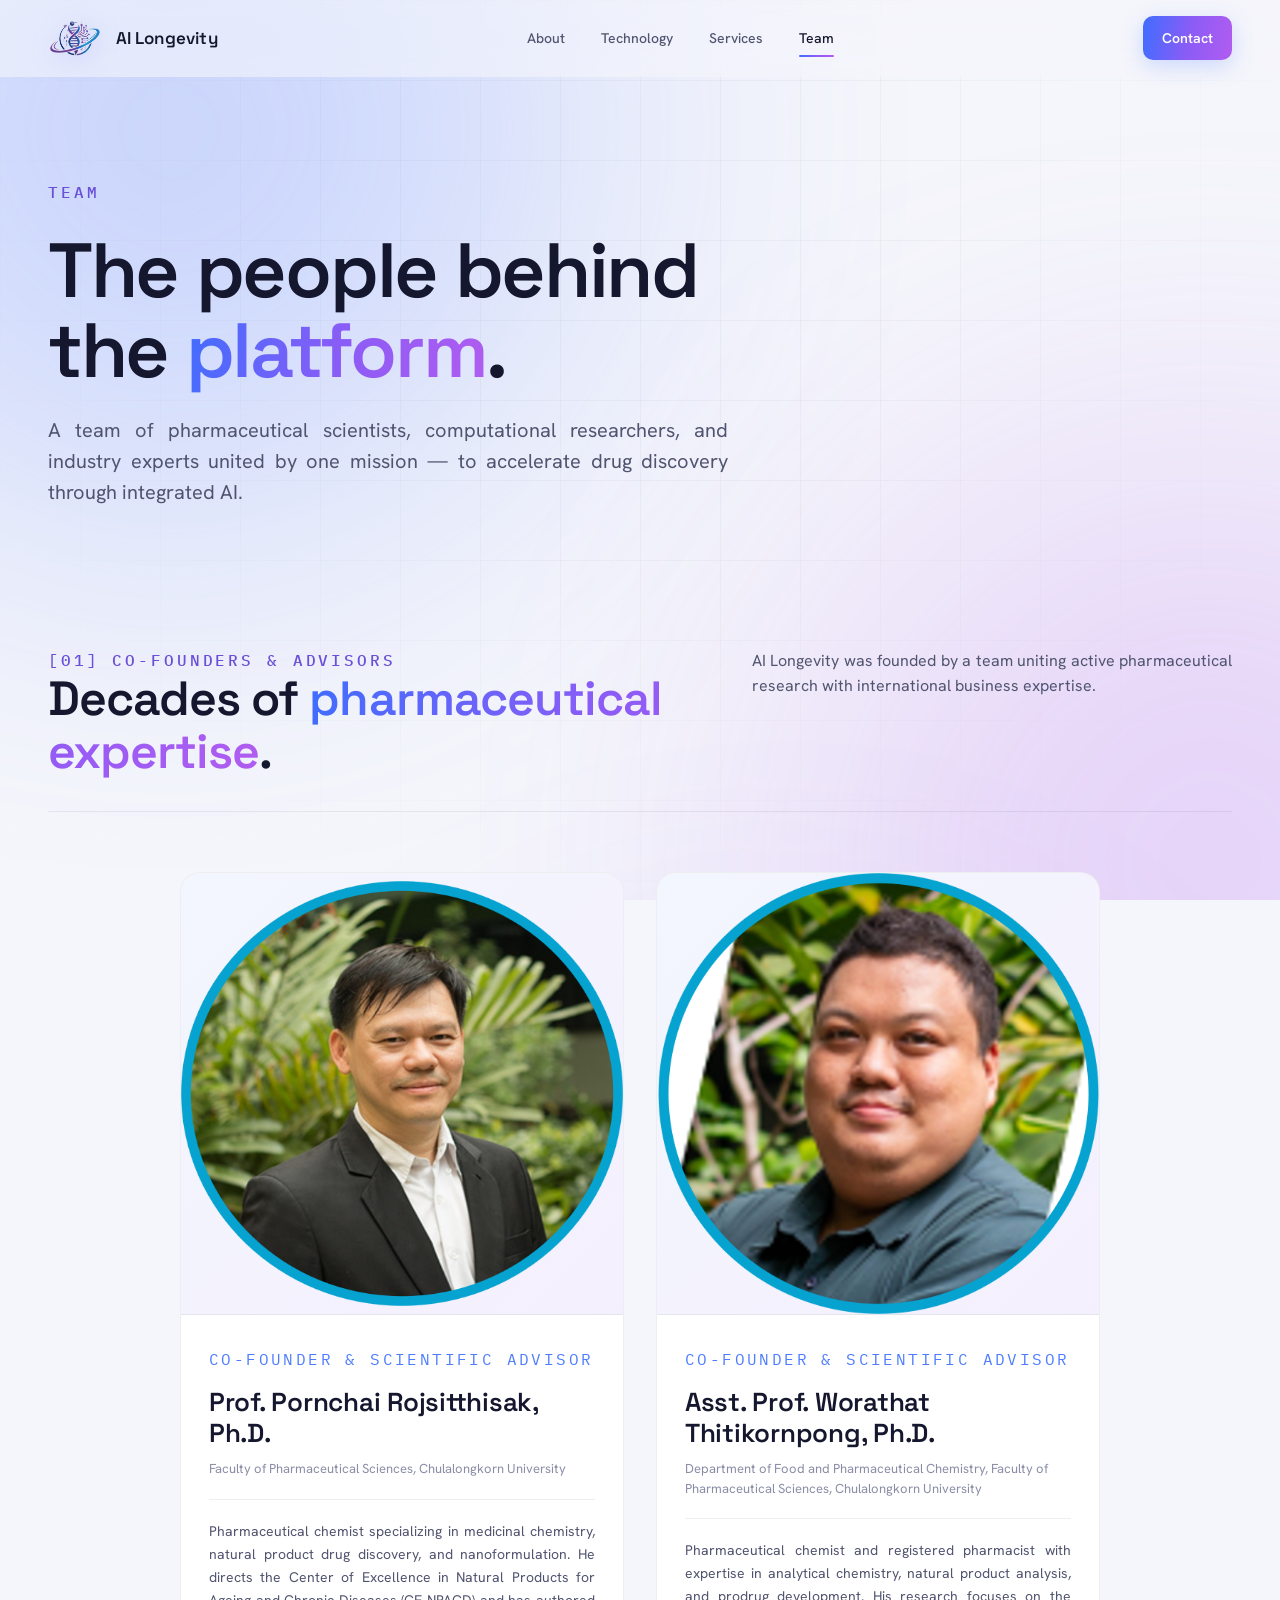
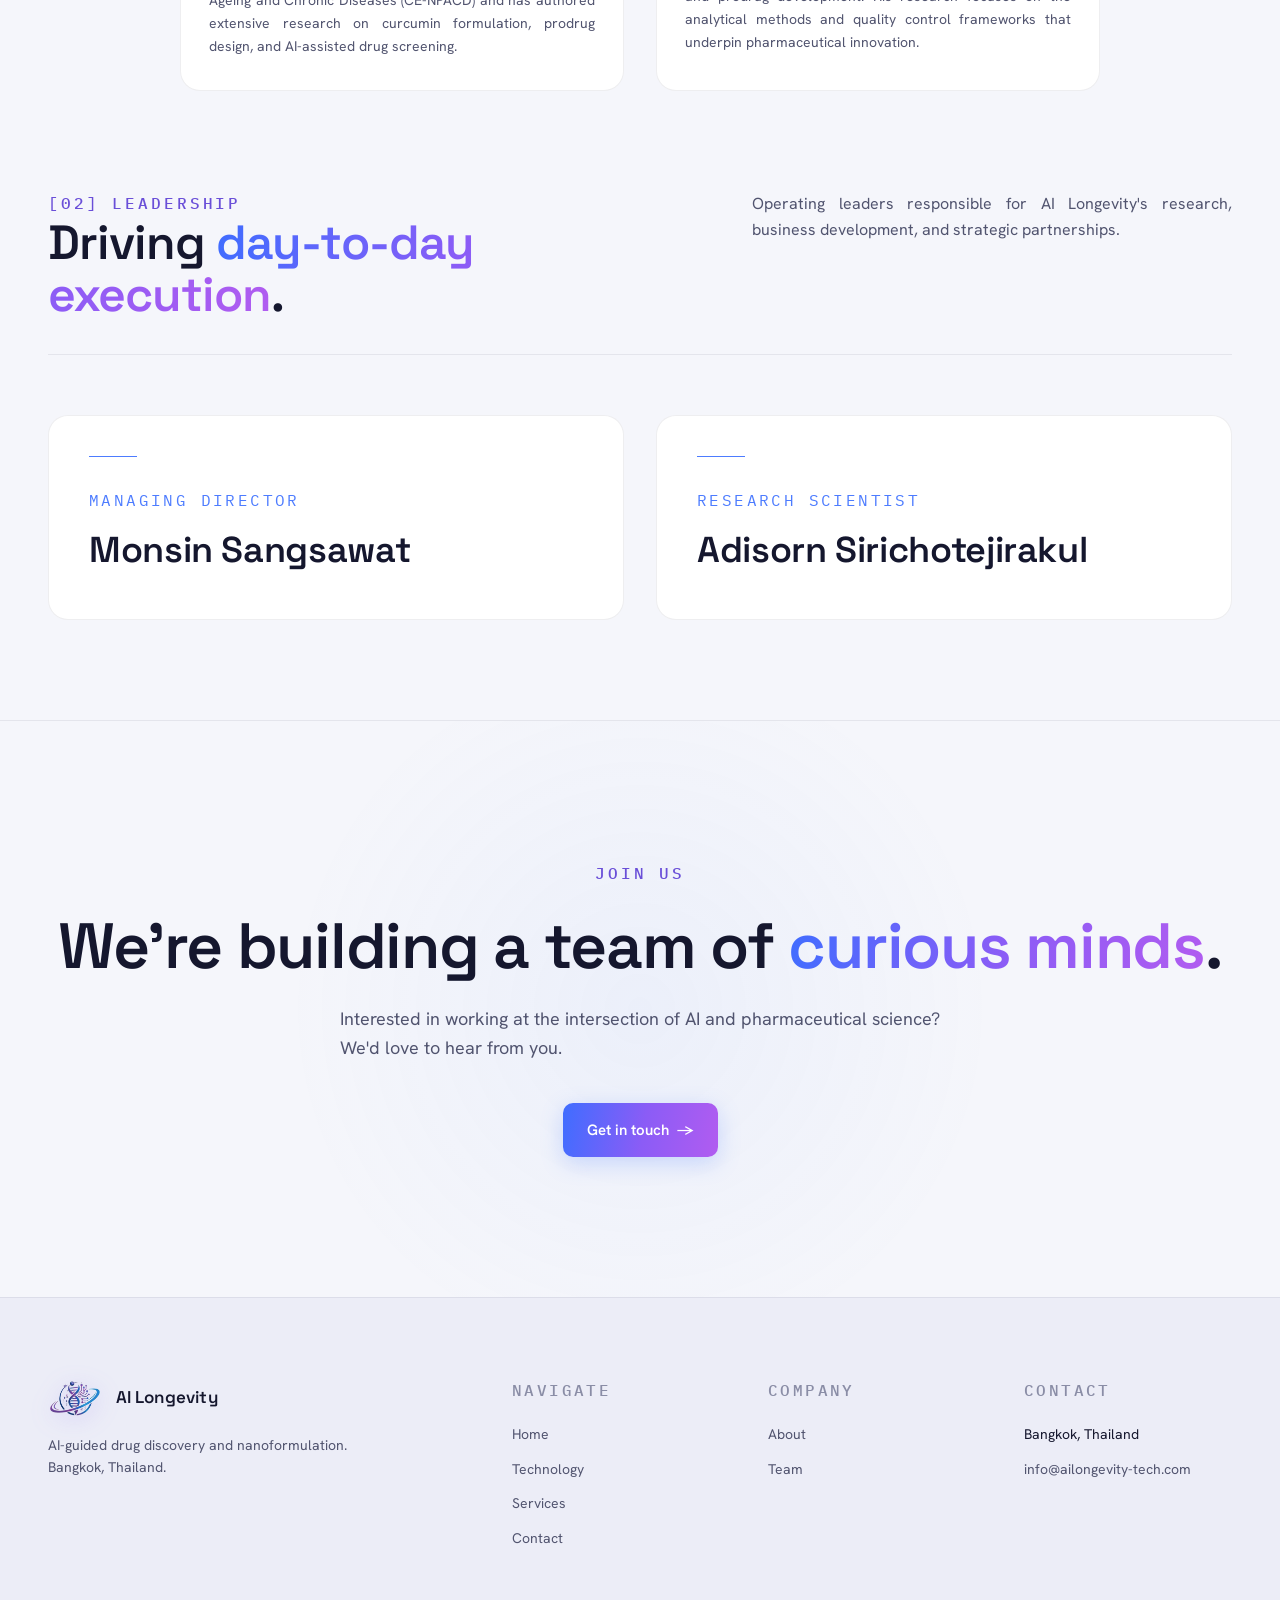
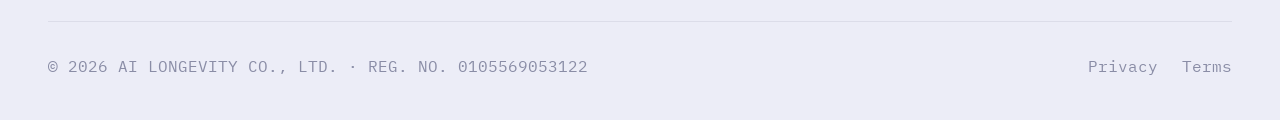
<file: team.html>
<!DOCTYPE html>
<html lang="en">
<head>
<meta charset="UTF-8">
<meta name="viewport" content="width=device-width, initial-scale=1.0">
<title>Team — AI Longevity</title>
<link rel="icon" type="image/png" href="assets/logo.png">
<link rel="preconnect" href="https://fonts.googleapis.com">
<link rel="preconnect" href="https://fonts.gstatic.com" crossorigin>
<link href="https://fonts.googleapis.com/css2?family=Space+Grotesk:wght@400;500;600;700&family=Hanken+Grotesk:wght@300;400;500;600;700&family=IBM+Plex+Mono:wght@400;500&display=swap" rel="stylesheet">
<link rel="stylesheet" href="styles.css">
<style>
  .team-section { padding: 60px 0 100px; }
  .team-section:not(:first-of-type) { padding-top: 0; }

  .team-section-header {
    margin-bottom: 60px;
    padding-bottom: 32px;
    border-bottom: 1px solid var(--border-subtle);
    display: flex;
    align-items: baseline;
    justify-content: space-between;
    gap: 40px;
  }
  .team-section-header h2 {
    font-family: var(--font-display);
    font-weight: 600;
    font-size: clamp(32px, 4vw, 48px);
    line-height: 1.1;
    letter-spacing: -0.02em;
  }
  .team-section-header h2 .hi { color: var(--accent-cyan); }
  .team-section-header .label { flex-shrink: 0; }
  .team-section-header p {
    color: var(--text-secondary);
    font-size: 16px;
    max-width: 480px;
    line-height: 1.6;
  }

  /* Co-founders grid (2 centered cards with photos) */
  .founders-grid {
    display: grid;
    grid-template-columns: repeat(2, minmax(0, 1fr));
    gap: 32px;
    max-width: 920px;
    margin: 0 auto;
  }
  .founder-card {
    background: var(--bg-elevated);
    border: 1px solid var(--border-subtle);
    border-radius: 20px;
    overflow: hidden;
    transition: all 0.3s ease;
  }
  .founder-card:hover { border-color: var(--accent-cyan); transform: translateY(-4px); }
  .founder-photo {
    aspect-ratio: 1;
    background: linear-gradient(135deg, rgba(91,141,239,0.08), rgba(124,58,237,0.08));
    border-bottom: 1px solid var(--border-subtle);
    overflow: hidden;
    display: flex;
    align-items: center;
    justify-content: center;
  }
  .founder-photo img {
    width: 100%;
    height: 100%;
    object-fit: contain;
  }
  .founder-info { padding: 32px 28px; }
  .founder-name {
    font-family: var(--font-display);
    font-weight: 600;
    font-size: 26px;
    line-height: 1.2;
    letter-spacing: -0.01em;
    margin-bottom: 10px;
  }
  .founder-role {
    font-family: var(--font-mono);
    font-size: 16px;
    color: var(--accent-cyan);
    letter-spacing: 0.15em;
    text-transform: uppercase;
    margin-bottom: 14px;
  }
  .founder-affiliation {
    font-size: 13px;
    color: var(--text-muted);
    margin-bottom: 20px;
    padding-bottom: 20px;
    border-bottom: 1px solid var(--border-subtle);
    line-height: 1.5;
  }
  .founder-bio {
    font-size: 14px;
    color: var(--text-secondary);
    line-height: 1.65;
  }

  /* Leadership grid (2 cards without photos) */
  .leadership-grid {
    display: grid;
    grid-template-columns: repeat(2, 1fr);
    gap: 32px;
  }
  .leader-card {
    padding: 48px 40px;
    background: var(--bg-elevated);
    border: 1px solid var(--border-subtle);
    border-radius: 20px;
    transition: all 0.3s ease;
    position: relative;
  }
  .leader-card:hover { border-color: var(--accent-cyan); transform: translateY(-2px); }
  .leader-card::before {
    content: '';
    position: absolute;
    top: 40px;
    left: 40px;
    width: 48px;
    height: 1px;
    background: var(--accent-cyan);
  }
  .leader-role {
    font-family: var(--font-mono);
    font-size: 16px;
    color: var(--accent-cyan);
    letter-spacing: 0.15em;
    text-transform: uppercase;
    margin-bottom: 16px;
    margin-top: 24px;
  }
  .leader-name {
    font-family: var(--font-display);
    font-weight: 600;
    font-size: 36px;
    line-height: 1.15;
    letter-spacing: -0.01em;
  }

  /* Join Us CTA */
  .join-section {
    padding: 140px 0;
    text-align: center;
    position: relative;
    overflow: hidden;
    border-top: 1px solid var(--border-subtle);
  }
  .join-section::before {
    content: '';
    position: absolute;
    top: 50%; left: 50%;
    transform: translate(-50%, -50%);
    width: 1000px; height: 1000px;
    background: radial-gradient(circle, rgba(91, 141, 239, 0.06), transparent 50%);
    pointer-events: none;
  }
  .join-section .label { display: block; margin-bottom: 24px; }
  .join-section h2 {
    font-family: var(--font-display);
    font-weight: 600;
    font-size: clamp(40px, 5vw, 64px);
    line-height: 1.1;
    letter-spacing: -0.02em;
    margin-bottom: 24px;
    position: relative; z-index: 1;
  }
  .join-section h2 .hi { color: var(--accent-cyan); }
  .join-section p {
    color: var(--text-secondary);
    font-size: 18px;
    max-width: 600px;
    margin: 0 auto 40px;
    position: relative; z-index: 1;
  }

  @media (max-width: 1024px) {
    .founders-grid { grid-template-columns: repeat(2, minmax(0, 1fr)); max-width: 920px; }
    .leadership-grid { grid-template-columns: 1fr; }
    .team-section-header { flex-direction: column; align-items: flex-start; }
  }
  @media (max-width: 768px) {
    .founders-grid { grid-template-columns: 1fr; }
    .team-section { padding: 60px 0; }
    .leader-card { padding: 32px 24px; }
    .leader-name { font-size: 28px; }
  }
</style>
</head>
<body>

<header class="page-header">
  <div class="container">
    <span class="label" style="font-size: 16px">Team</span>
    <h1>The people behind<br>the <span class="hi">platform</span>.</h1>
    <p class="intro">A team of pharmaceutical scientists, computational researchers, and industry experts united by one mission — to accelerate drug discovery through integrated AI.</p>
  </div>
</header>

<!-- Co-Founders FIRST -->
<section class="team-section">
  <div class="container">
    <div class="team-section-header">
      <div>
        <span class="label">[01] Co-Founders &amp; Advisors</span>
        <h2>Decades of <span class="hi">pharmaceutical expertise</span>.</h2>
      </div>
      <p>AI Longevity was founded by a team uniting active pharmaceutical research with international business expertise.</p>
    </div>

    <div class="founders-grid">
      <!-- Pornchai -->
      <div class="founder-card reveal">
        <div class="founder-photo">
          <img src="assets/pornchai.png" alt="Prof. Pornchai Rojsitthisak">
        </div>
        <div class="founder-info">
          <div class="founder-role" style="font-size: 16px">Co-Founder &amp; Scientific Advisor</div>
          <div class="founder-name">Prof. Pornchai Rojsitthisak, Ph.D.</div>
          <div class="founder-affiliation">Faculty of Pharmaceutical Sciences, Chulalongkorn University</div>
          <p class="founder-bio">Pharmaceutical chemist specializing in medicinal chemistry, natural product drug discovery, and nanoformulation.
He directs the Center of Excellence in Natural Products for Ageing and Chronic Diseases (CE-NPACD) and has authored extensive research on curcumin
formulation, prodrug design, and
AI-assisted drug screening.</p>
        </div>
      </div>

      <!-- Worathat -->
      <div class="founder-card reveal">
        <div class="founder-photo">
          <img src="assets/worathat.png" alt="Asst. Prof. Worathat Thitikornpong">
        </div>
        <div class="founder-info">
          <div class="founder-role" style="font-size: 16px">Co-Founder &amp; Scientific Advisor</div>
          <div class="founder-name">Asst. Prof. Worathat Thitikornpong, Ph.D.</div>
          <div class="founder-affiliation">Department of Food and Pharmaceutical Chemistry, Faculty of Pharmaceutical Sciences, Chulalongkorn University</div>
          <p class="founder-bio">Pharmaceutical chemist and registered pharmacist with expertise in analytical chemistry, natural product analysis, and prodrug development. His research
focuses on the analytical methods and quality control frameworks that underpin pharmaceutical innovation.</p>
        </div>
      </div>
    </div>
  </div>
</section>

<!-- Leadership (no photos, no bios per user request) -->
<section class="team-section">
  <div class="container">
    <div class="team-section-header">
      <div>
        <span class="label">[02] Leadership</span>
        <h2>Driving <span class="hi">day-to-day execution</span>.</h2>
      </div>
      <p>Operating leaders responsible for AI Longevity's research, business development, and strategic partnerships.</p>
    </div>

    <div class="leadership-grid">
      <div class="leader-card reveal">
        <div class="leader-role">Managing Director</div>
        <div class="leader-name">Monsin Sangsawat</div>
      </div>
      <div class="leader-card reveal">
        <div class="leader-role">Research Scientist</div>
        <div class="leader-name">Adisorn Sirichotejirakul</div>
      </div>
    </div>
  </div>
</section>

<!-- Join Us CTA -->
<section class="join-section">
  <div class="container">
    <span class="label">Join Us</span>
    <h2>We're building a team of <span class="hi">curious minds</span>.</h2>
    <p>Interested in working at the intersection of AI and pharmaceutical science? We'd love to hear from you.</p>
    <a href="contact.html" class="btn-primary btn-lg">Get in touch <span class="arrow">→</span></a>
  </div>
</section>

<script src="site.js"></script>
</body>
</html>
</file>
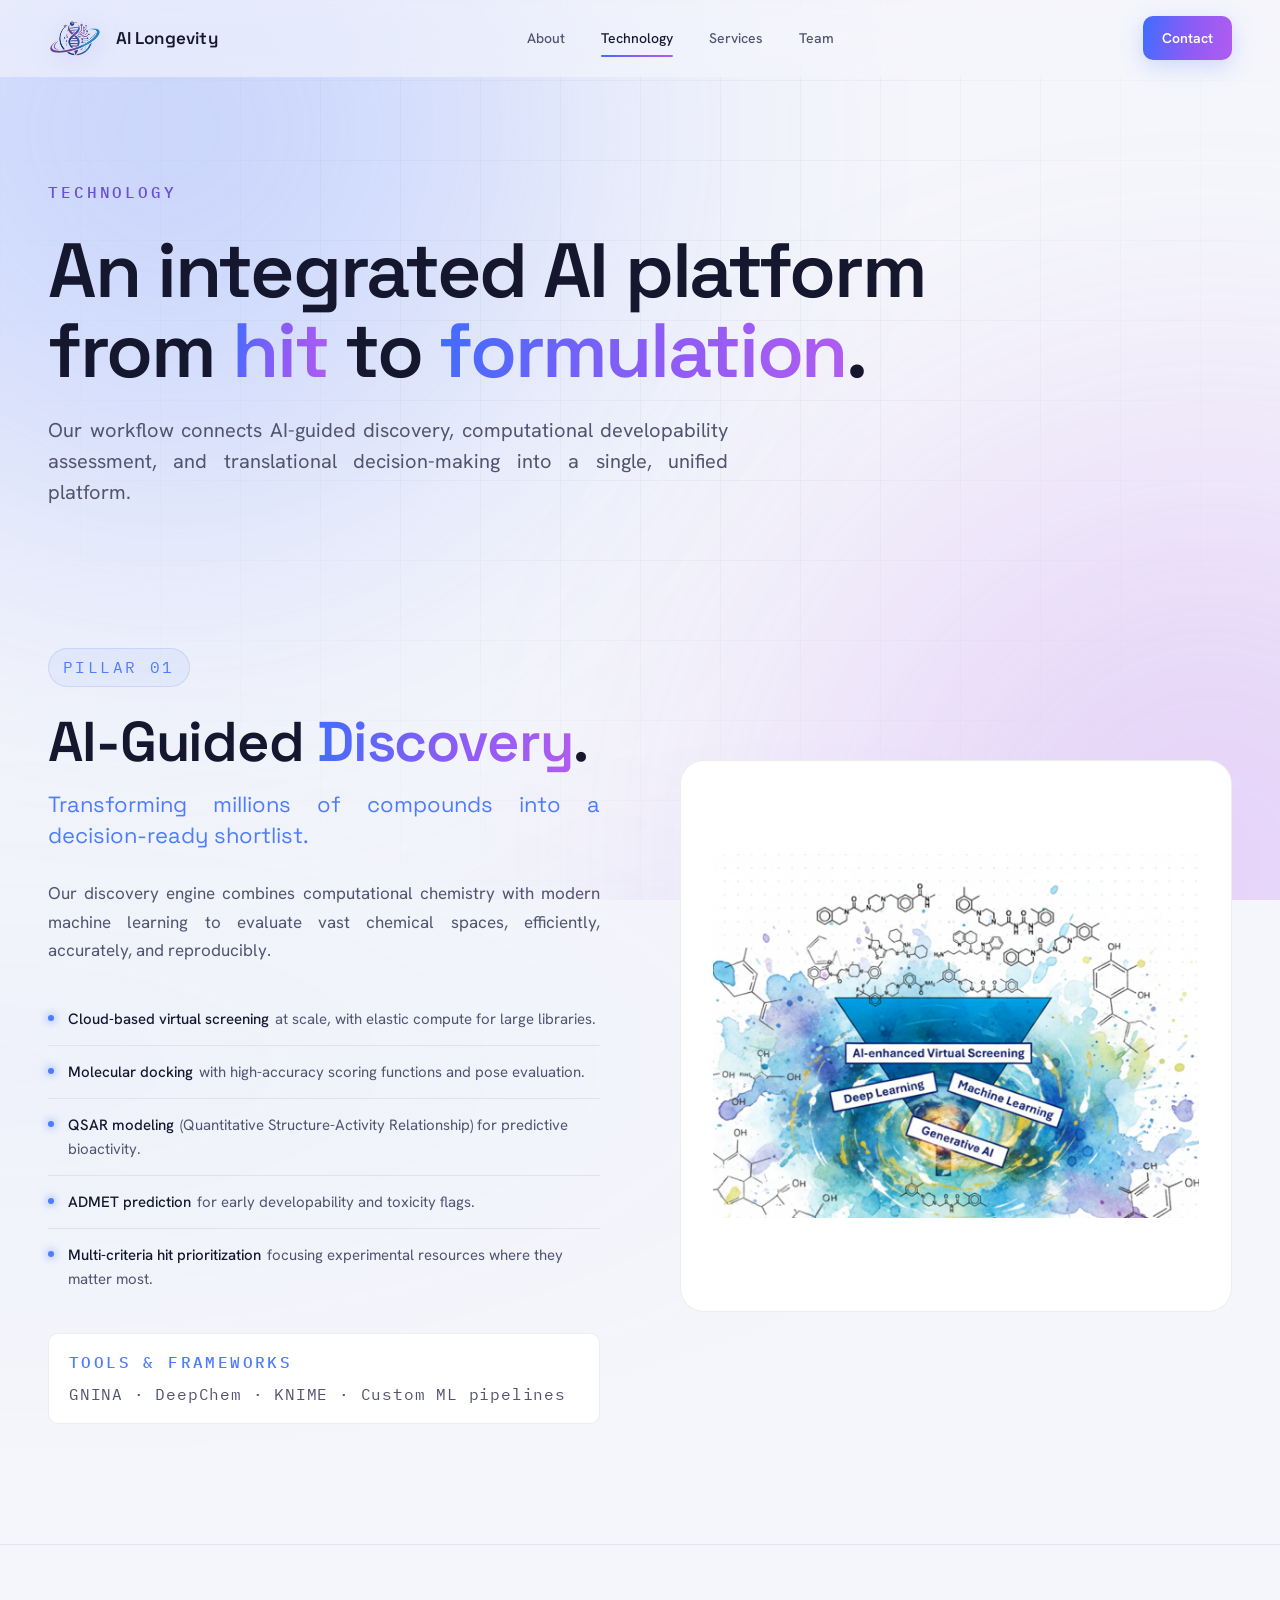
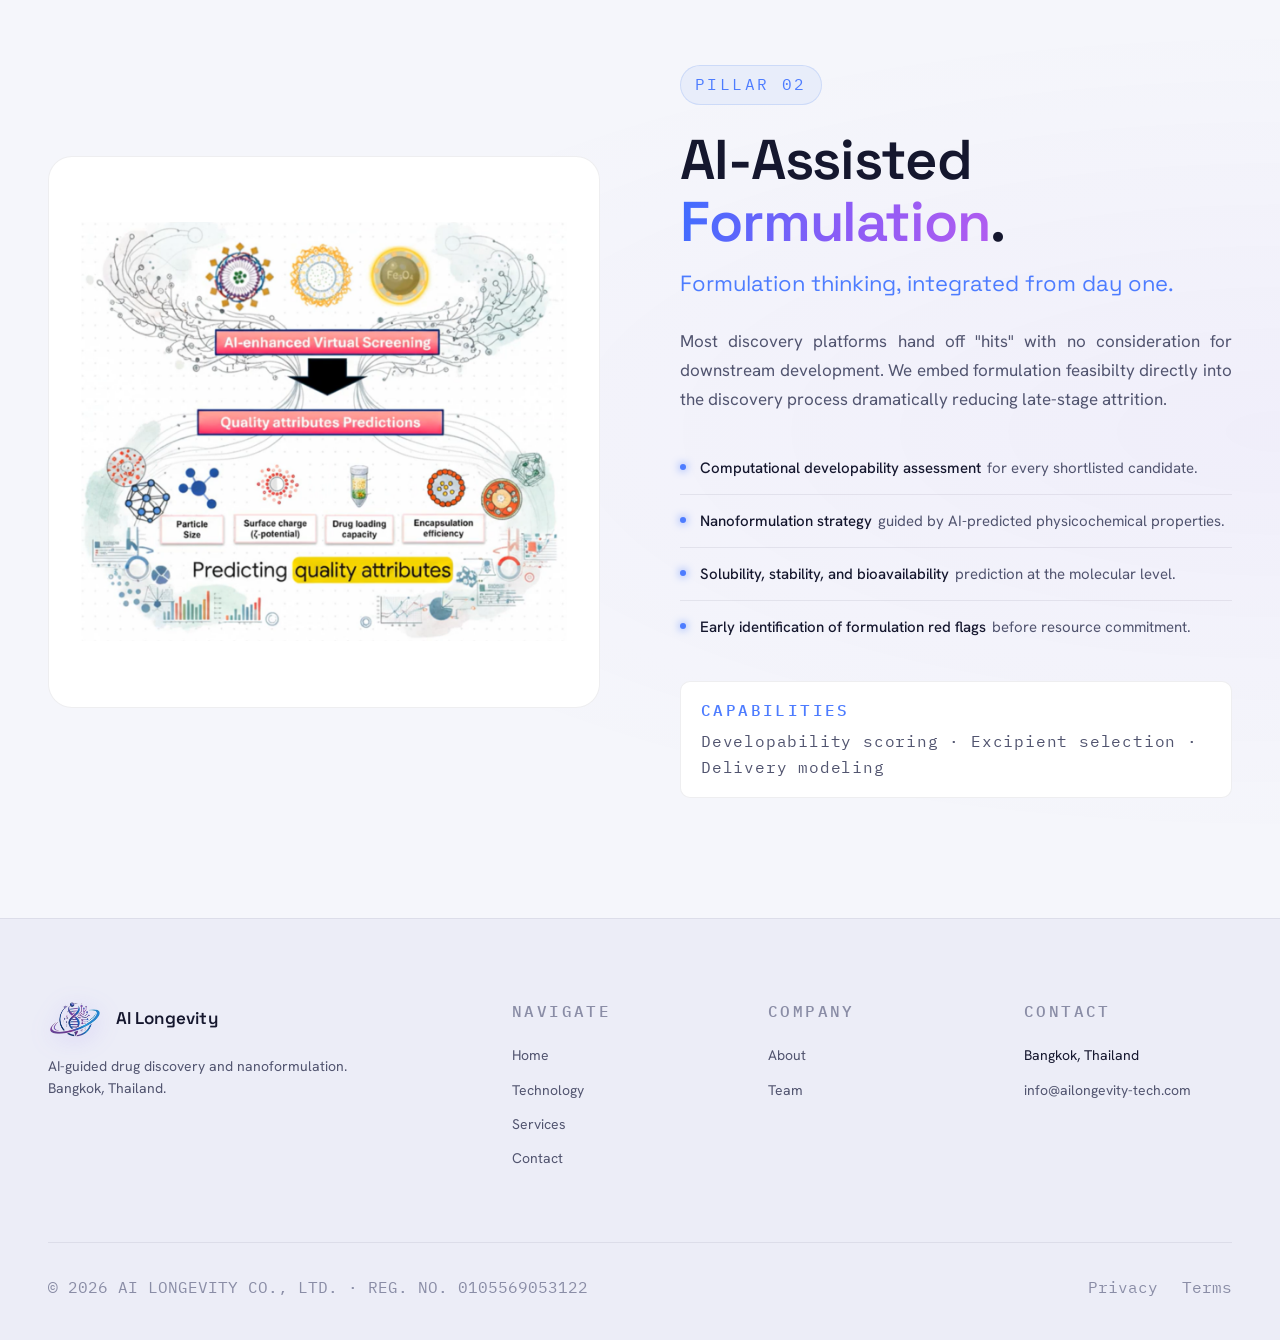
<file: technology.html>
<!DOCTYPE html>
<html lang="en">
<head>
<meta charset="UTF-8">
<meta name="viewport" content="width=device-width, initial-scale=1.0">
<title>Technology — AI Longevity</title>
<link rel="icon" type="image/png" href="assets/logo.png">
<link rel="preconnect" href="https://fonts.googleapis.com">
<link rel="preconnect" href="https://fonts.gstatic.com" crossorigin>
<link href="https://fonts.googleapis.com/css2?family=Space+Grotesk:wght@400;500;600;700&family=Hanken+Grotesk:wght@300;400;500;600;700&family=IBM+Plex+Mono:wght@400;500&display=swap" rel="stylesheet">
<link rel="stylesheet" href="styles.css">
<style>
  .pillar-deep {
    padding: 120px 0;
    border-top: 1px solid var(--border-subtle);
    position: relative;
  }
  .pillar-deep:first-of-type { border-top: none; padding-top: 60px; }
  .pillar-deep:nth-child(even) {
    background: radial-gradient(ellipse at left, rgba(91,141,239,0.04), transparent 60%);
  }
  .pillar-deep:nth-child(odd) {
    background: radial-gradient(ellipse at right, rgba(124,58,237,0.04), transparent 60%);
  }
  .pillar-grid {
    display: grid;
    grid-template-columns: 1fr 1fr;
    gap: 80px;
    align-items: center;
  }
  .pillar-grid.reverse { direction: rtl; }
  .pillar-grid.reverse > * { direction: ltr; }
  .pillar-content .pillar-tag {
    display: inline-block;
    padding: 6px 14px;
    background: rgba(91,141,239,0.08);
    border: 1px solid rgba(91,141,239,0.2);
    border-radius: 999px;
    font-family: var(--font-mono);
    font-size: 16px;
    color: var(--accent-cyan);
    letter-spacing: 0.15em;
    margin-bottom: 24px;
  }
  .pillar-content h2 {
    font-family: var(--font-display);
    font-weight: 600;
    font-size: clamp(36px, 4.5vw, 56px);
    line-height: 1.1;
    letter-spacing: -0.02em;
    margin-bottom: 16px;
  }
  .pillar-content h2 .hi { color: var(--accent-cyan); }
  .pillar-content .tagline {
    font-family: var(--font-display);
    font-size: 22px;
    color: var(--accent-cyan);
    margin-bottom: 28px;
    line-height: 1.4;
  }
  .pillar-content p.lead {
    font-size: 17px;
    line-height: 1.7;
    color: var(--text-secondary);
    margin-bottom: 28px;
  }
  .feature-list { list-style: none; }
  .feature-list li {
    padding: 14px 0;
    border-bottom: 1px solid var(--border-subtle);
    color: var(--text-secondary);
    font-size: 15px;
    display: flex;
    align-items: flex-start;
    gap: 14px;
  }
  .feature-list li:last-child { border-bottom: none; }
  .feature-list li::before {
    content: '';
    flex-shrink: 0;
    width: 6px; height: 6px;
    margin-top: 8px;
    background: var(--accent-cyan);
    border-radius: 50%;
    box-shadow: 0 0 8px var(--accent-cyan);
  }
  .feature-list li strong {
    color: var(--text-primary);
    font-weight: 500;
    margin-right: 6px;
  }
  .tools-bar {
    margin-top: 28px;
    padding: 16px 20px;
    background: var(--bg-elevated);
    border: 1px solid var(--border-subtle);
    border-radius: 10px;
    font-family: var(--font-mono);
    font-size: 16px;
    color: var(--text-secondary);
    letter-spacing: 0.05em;
  }
  .tools-bar strong {
    display: block;
    color: var(--accent-cyan);
    font-size: 10px;
    text-transform: uppercase;
    letter-spacing: 0.15em;
    margin-bottom: 6px;
    font-weight: 500;
  }

  /* Pillar visuals — use real images now */
  .pillar-visual {
    aspect-ratio: 1;
    background: white;
    border: 1px solid var(--border-subtle);
    border-radius: 24px;
    padding: 32px;
    display: flex;
    align-items: center;
    justify-content: center;
    position: relative;
    overflow: hidden;
  }
  .pillar-visual img {
    width: 100%;
    height: 100%;
    object-fit: contain;
  }

  @media (max-width: 1024px) {
    .pillar-grid { grid-template-columns: 1fr; gap: 40px; }
    .pillar-grid.reverse { direction: ltr; }
  }
  @media (max-width: 768px) {
    .pillar-deep { padding: 60px 0; }
    .pillar-visual { padding: 16px; }
  }
</style>
</head>
<body>

<header class="page-header">
  <div class="container">
    <span class="label" style="font-size: 16px">Technology</span>
    <h1>An integrated AI platform <br>from <span class="hi">hit</span> to <span class="hi">formulation</span>.</h1>
    <p class="intro">Our workflow connects AI-guided discovery, computational developability assessment, and translational decision-making into a single, unified platform.</p>
  </div>
</header>

<!-- Pillar 01 -->
<section class="pillar-deep">
  <div class="container">
    <div class="pillar-grid">
      <div class="pillar-content reveal">
        <span class="pillar-tag">PILLAR 01</span>
        <h2>AI-Guided <span class="hi">Discovery</span>.</h2>
        <p class="tagline">Transforming millions of compounds into a decision-ready shortlist.</p>
        <p class="lead">Our discovery engine combines computational chemistry with modern machine learning to evaluate vast chemical spaces, efficiently, accurately, and reproducibly.</p>
        <ul class="feature-list">
          <li><div><strong>Cloud-based virtual screening</strong>at scale, with elastic compute for large libraries.</div></li>
          <li><div><strong>Molecular docking</strong>with high-accuracy scoring functions and pose evaluation.</div></li>
          <li><div><strong>QSAR modeling</strong>(Quantitative Structure-Activity Relationship) for predictive bioactivity.</div></li>
          <li><div><strong>ADMET prediction</strong>for early developability and toxicity flags.</div></li>
          <li><div><strong>Multi-criteria hit prioritization</strong>focusing experimental resources where they matter most.</div></li>
        </ul>
        <div class="tools-bar">
          <strong style="font-size: 16px">Tools &amp; Frameworks</strong>
          GNINA · DeepChem · KNIME · Custom ML pipelines
        </div>
      </div>
      <div class="pillar-visual reveal">
        <img src="assets/tech-fig1.png" alt="AI-guided discovery: library preparation, receptor validation, ML classification, GNINA docking and drug-likeness">
      </div>
    </div>
  </div>
</section>

<!-- Pillar 02 -->
<section class="pillar-deep">
  <div class="container">
    <div class="pillar-grid reverse">
      <div class="pillar-content reveal">
        <span class="pillar-tag">PILLAR 02</span>
        <h2>AI-Assisted <span class="hi">Formulation</span>.</h2>
        <p class="tagline">Formulation thinking, integrated from day one.</p>
        <p class="lead">Most discovery platforms hand off "hits" with no consideration for downstream development. We embed formulation
feasibilty directly into the discovery process dramatically
reducing late-stage attrition.</p>
        <ul class="feature-list">
          <li><div><strong>Computational developability assessment</strong>for every shortlisted candidate.</div></li>
          <li><div><strong>Nanoformulation strategy</strong>guided by AI-predicted physicochemical properties.</div></li>
          <li><div><strong>Solubility, stability, and bioavailability</strong>prediction at the molecular level.</div></li>
          <li><div><strong>Early identification of formulation red flags</strong>before resource commitment.</div></li>
        </ul>
        <div class="tools-bar">
          <strong style="font-size: 16px">Capabilities</strong>
          Developability scoring · Excipient selection · Delivery modeling
        </div>
      </div>
      <div class="pillar-visual reveal">
        <img src="assets/tech-fig2.png" alt="AI-guided nanoformulation — predicting quality attributes">
      </div>
    </div>
  </div>
</section>

<script src="site.js"></script>
</body>
</html>
</file>
<file: styles.css>
/* ============================================================
   AI LONGEVITY — SHARED STYLES (v4)
   Light theme · logo-derived blue → violet → purple
   Space Grotesk / Hanken Grotesk / IBM Plex Mono
   ============================================================ */

*, *::before, *::after { box-sizing: border-box; margin: 0; padding: 0; }
html { scroll-behavior: smooth; }
body {
  background: var(--bg-primary);
  color: var(--text-primary);
  font-family: var(--font-body);
  font-weight: 400;
  line-height: 1.6;
  overflow-x: hidden;
  -webkit-font-smoothing: antialiased;
  text-rendering: optimizeLegibility;
}
a { color: inherit; text-decoration: none; }
img, video { display: block; max-width: 100%; }
::selection { background: rgba(139, 92, 246, 0.20); color: var(--text-primary); }

/* Paragraph text justified site-wide (per request) */
p {
  text-align: justify;
  text-justify: inter-word;
  -webkit-hyphens: none;
  hyphens: none;
  overflow-wrap: break-word;
  word-break: normal;
}

/* ============ TYPE & COLOR TOKENS ============ */
:root {
  --font-display: 'Space Grotesk', sans-serif;
  --font-body:    'Hanken Grotesk', sans-serif;
  --font-mono:    'IBM Plex Mono', monospace;

  --bg-primary:   #f5f6fb;
  --bg-secondary: #ecedf7;
  --bg-elevated:  #ffffff;
  --bg-elevated-2:#f8f9ff;

  --text-primary:   #15172e;
  --text-secondary: #51546f;
  --text-muted:     #8a8da6;

  /* logo-derived accents */
  --accent:        #4d7cff;   /* primary azure-royal */
  --accent-bright: #6a8dff;
  --accent-blue:   #4d7cff;
  --accent-violet: #8b5cf6;
  --accent-purple: #b15cf0;
  --accent-ink:    #6a4fd8;   /* readable accent for small text on light */

  --accent-glow: rgba(77, 124, 255, 0.14);

  /* signature gradient (matches the logo sweep) */
  --grad:      linear-gradient(100deg, #3f6dff 0%, #8b5cf6 52%, #b15cf0 100%);
  --grad-rev:  linear-gradient(100deg, #b15cf0 0%, #8b5cf6 48%, #3f6dff 100%);
  --grad-line: linear-gradient(90deg, #3f6dff, #8b5cf6, #b15cf0);

  /* legacy aliases so existing markup keeps working */
  --accent-cyan: var(--accent);
  --accent-cyan-glow: var(--accent-glow);

  --border-subtle:  rgba(21, 23, 46, 0.07);
  --border-default: rgba(21, 23, 46, 0.12);
  --border-strong:  rgba(21, 23, 46, 0.20);

  --shadow-sm: 0 1px 2px rgba(21,23,46,0.04), 0 4px 14px rgba(58,68,150,0.05);
  --shadow-md: 0 2px 6px rgba(21,23,46,0.05), 0 18px 40px rgba(58,68,150,0.09);
  --shadow-lg: 0 4px 12px rgba(21,23,46,0.06), 0 30px 70px rgba(58,68,150,0.12);
}

/* ============ TYPOGRAPHY ============ */
/* Highlights render as the logo gradient. */
em, .accent-word, .hi {
  font-style: normal;
  font-weight: inherit;
  background: var(--grad);
  -webkit-background-clip: text;
  background-clip: text;
  -webkit-text-fill-color: transparent;
  color: transparent !important;
}
h1, h2, h3, h4 { font-family: var(--font-display); }
.display {
  font-family: var(--font-display);
  font-weight: 500;
  letter-spacing: -0.02em;
  line-height: 1.05;
}
.mono { font-family: var(--font-mono); font-weight: 400; font-size: 16px; }
.label {
  font-family: var(--font-mono);
  font-size: 16px;
  text-transform: uppercase;
  letter-spacing: 0.18em;
  color: var(--accent-ink);
  font-weight: 500;
}

/* ============ BACKGROUND ATMOSPHERE ============ */
.bg-atmosphere {
  position: fixed;
  inset: 0;
  z-index: 0;
  pointer-events: none;
  overflow: hidden;
}
.bg-grid {
  position: absolute;
  inset: 0;
  background-image:
    linear-gradient(rgba(21,23,46,0.035) 1px, transparent 1px),
    linear-gradient(90deg, rgba(21,23,46,0.035) 1px, transparent 1px);
  background-size: 80px 80px;
  mask-image: radial-gradient(ellipse at 50% 25%, black 30%, transparent 80%);
  -webkit-mask-image: radial-gradient(ellipse at 50% 25%, black 30%, transparent 80%);
}
.bg-glow {
  position: absolute;
  width: 820px;
  height: 820px;
  border-radius: 50%;
  filter: blur(150px);
  opacity: 0.30;
}
.bg-glow.cyan   { background: #6a8dff;           top: -280px; left: -240px; }
.bg-glow.purple { background: var(--accent-purple); top: 50%;  right: -340px; opacity: 0.22; }
.bg-glow.violet {
  background: var(--accent-violet);
  width: 600px; height: 600px;
  top: 115%; left: 38%;
  opacity: 0.16;
}

/* ============ NAVIGATION ============ */
nav.site-nav {
  position: fixed;
  top: 0; left: 0; right: 0;
  z-index: 100;
  padding: 16px 48px;
  background: rgba(245, 246, 251, 0.6);
  backdrop-filter: blur(22px) saturate(1.4);
  -webkit-backdrop-filter: blur(22px) saturate(1.4);
  border-bottom: 1px solid transparent;
  transition: background .4s ease, padding .4s ease, border-color .4s ease, box-shadow .4s ease;
}
nav.site-nav.scrolled {
  background: rgba(255, 255, 255, 0.82);
  border-bottom: 1px solid var(--border-subtle);
  box-shadow: 0 6px 24px rgba(58,68,150,0.06);
  padding-top: 12px; padding-bottom: 12px;
}
.nav-inner {
  max-width: 1400px;
  margin: 0 auto;
  display: flex;
  align-items: center;
  justify-content: space-between;
  gap: 32px;
}
.logo {
  display: flex;
  align-items: center;
  gap: 12px;
  font-family: var(--font-display);
  font-weight: 600;
  font-size: 17px;
  letter-spacing: 0.01em;
  color: var(--text-primary);
}
.logo span { white-space: nowrap; }
.logo-img { height: 40px; width: auto; filter: drop-shadow(0 4px 12px rgba(124, 92, 246, 0.22)); }
.nav-links {
  display: flex;
  gap: 36px;
  font-size: 14px;
  font-weight: 500;
  color: var(--text-secondary);
}
.nav-links a { transition: color 0.2s ease; position: relative; }
.nav-links a:hover, .nav-links a.active { color: var(--text-primary); }
.nav-links a.active::after {
  content: '';
  position: absolute;
  bottom: -8px; left: 0; right: 0;
  height: 2px;
  border-radius: 2px;
  background: var(--grad-line);
}
.nav-actions { display: flex; align-items: center; gap: 16px; }

/* ============ BUTTONS ============ */
.btn-primary {
  background: var(--grad);
  color: #fff;
  padding: 11px 19px;
  border-radius: 10px;
  font-family: var(--font-body);
  font-size: 14px;
  font-weight: 600;
  transition: all 0.25s ease;
  border: none;
  cursor: pointer;
  display: inline-flex;
  align-items: center;
  gap: 8px;
  box-shadow: 0 6px 22px rgba(77, 124, 255, 0.26);
}
.btn-primary:hover {
  filter: brightness(1.05);
  transform: translateY(-2px);
  box-shadow: 0 12px 34px rgba(124, 92, 246, 0.34);
}
.btn-primary .arrow { transition: transform 0.2s ease; display: inline-block; }
.btn-primary:hover .arrow { transform: translateX(4px); }
.btn-ghost {
  background: var(--bg-elevated);
  color: var(--text-primary);
  padding: 11px 19px;
  border-radius: 10px;
  font-family: var(--font-body);
  font-size: 14px;
  font-weight: 600;
  border: 1px solid var(--border-default);
  cursor: pointer;
  transition: all 0.25s ease;
  display: inline-flex;
  align-items: center;
  gap: 8px;
  box-shadow: var(--shadow-sm);
}
.btn-ghost:hover {
  border-color: var(--accent);
  color: var(--accent);
  transform: translateY(-2px);
  box-shadow: var(--shadow-md);
}
.btn-lg { padding: 15px 24px; font-size: 15px; }

/* ============ LAYOUT ============ */
.container {
  max-width: 1280px;
  margin: 0 auto;
  padding: 0 48px;
  position: relative;
  z-index: 1;
}
section { position: relative; z-index: 1; }

/* ============ PAGE HEADER ============ */
.page-header { padding: 180px 0 80px; position: relative; }
.page-header .label { display: block; margin-bottom: 24px; }
.page-header h1 {
  font-family: var(--font-display);
  font-weight: 600;
  font-size: clamp(46px, 6vw, 80px);
  line-height: 1.05;
  letter-spacing: -0.03em;
  margin-bottom: 24px;
}
.page-header p.intro {
  font-size: 20px;
  color: var(--text-secondary);
  max-width: 680px;
  line-height: 1.55;
}

/* ============ SECTION HEADER ============ */
.section-header { margin-bottom: 60px; max-width: 820px; }
.section-header .label { margin-bottom: 20px; display: block; }
.section-header h2 {
  font-size: clamp(34px, 4.5vw, 54px);
  line-height: 1.08;
  letter-spacing: -0.02em;
  font-family: var(--font-display);
  font-weight: 600;
}
.section-header p.subtitle {
  color: var(--text-secondary);
  font-size: 18px;
  margin-top: 24px;
  max-width: 600px;
}

/* ============ FOOTER ============ */
footer.site-footer {
  padding: 80px 0 40px;
  border-top: 1px solid var(--border-subtle);
  background: var(--bg-secondary);
  position: relative;
  z-index: 1;
}
.footer-grid {
  display: grid;
  grid-template-columns: 2fr 1fr 1fr 1fr;
  gap: 48px;
  margin-bottom: 60px;
}
.footer-brand p {
  color: var(--text-secondary);
  font-size: 14px;
  margin-top: 16px;
  line-height: 1.6;
  max-width: 320px;
  text-align: left;
}
.footer-col h4 {
  font-family: var(--font-mono);
  font-size: 16px;
  font-weight: 500;
  text-transform: uppercase;
  letter-spacing: 0.15em;
  color: var(--text-muted);
  margin-bottom: 20px;
}
.footer-col ul { list-style: none; }
.footer-col li { margin-bottom: 12px; font-size: 14px; }
.footer-col a { color: var(--text-secondary); transition: color 0.2s ease; }
.footer-col a:hover { color: var(--accent); }
.footer-bottom {
  padding-top: 32px;
  border-top: 1px solid var(--border-subtle);
  display: flex;
  justify-content: space-between;
  align-items: center;
  font-size: 16px;
  color: var(--text-muted);
  font-family: var(--font-mono);
}
.footer-bottom-links { display: flex; gap: 24px; }

/* ============ ANIMATIONS ============ */
@keyframes fadeUp { from { opacity: 0; transform: translateY(20px); } to { opacity: 1; transform: translateY(0); } }
@keyframes fadeIn { from { opacity: 0; } to { opacity: 1; } }
@keyframes pulse { 0%, 100% { opacity: 1; transform: scale(1); } 50% { opacity: 0.5; transform: scale(0.85); } }
.reveal {
  opacity: 0;
  transform: translateY(30px);
  transition: opacity 0.8s ease-out, transform 0.8s cubic-bezier(0.16, 1, 0.3, 1);
}
.reveal.visible { opacity: 1; transform: translateY(0); }
@media (prefers-reduced-motion: reduce) {
  .reveal { opacity: 1; transform: none; transition: none; }
}

/* ============ RESPONSIVE ============ */
@media (max-width: 1024px) {
  .footer-grid { grid-template-columns: 1fr 1fr; gap: 32px; }
}
@media (max-width: 768px) {
  nav.site-nav { padding: 14px 24px; }
  .nav-links { display: none; }
  .container { padding: 0 24px; }
  .page-header { padding: 120px 0 60px; }
  .footer-grid { grid-template-columns: 1fr; }
  .footer-bottom { flex-direction: column; gap: 16px; }
}
</file>
